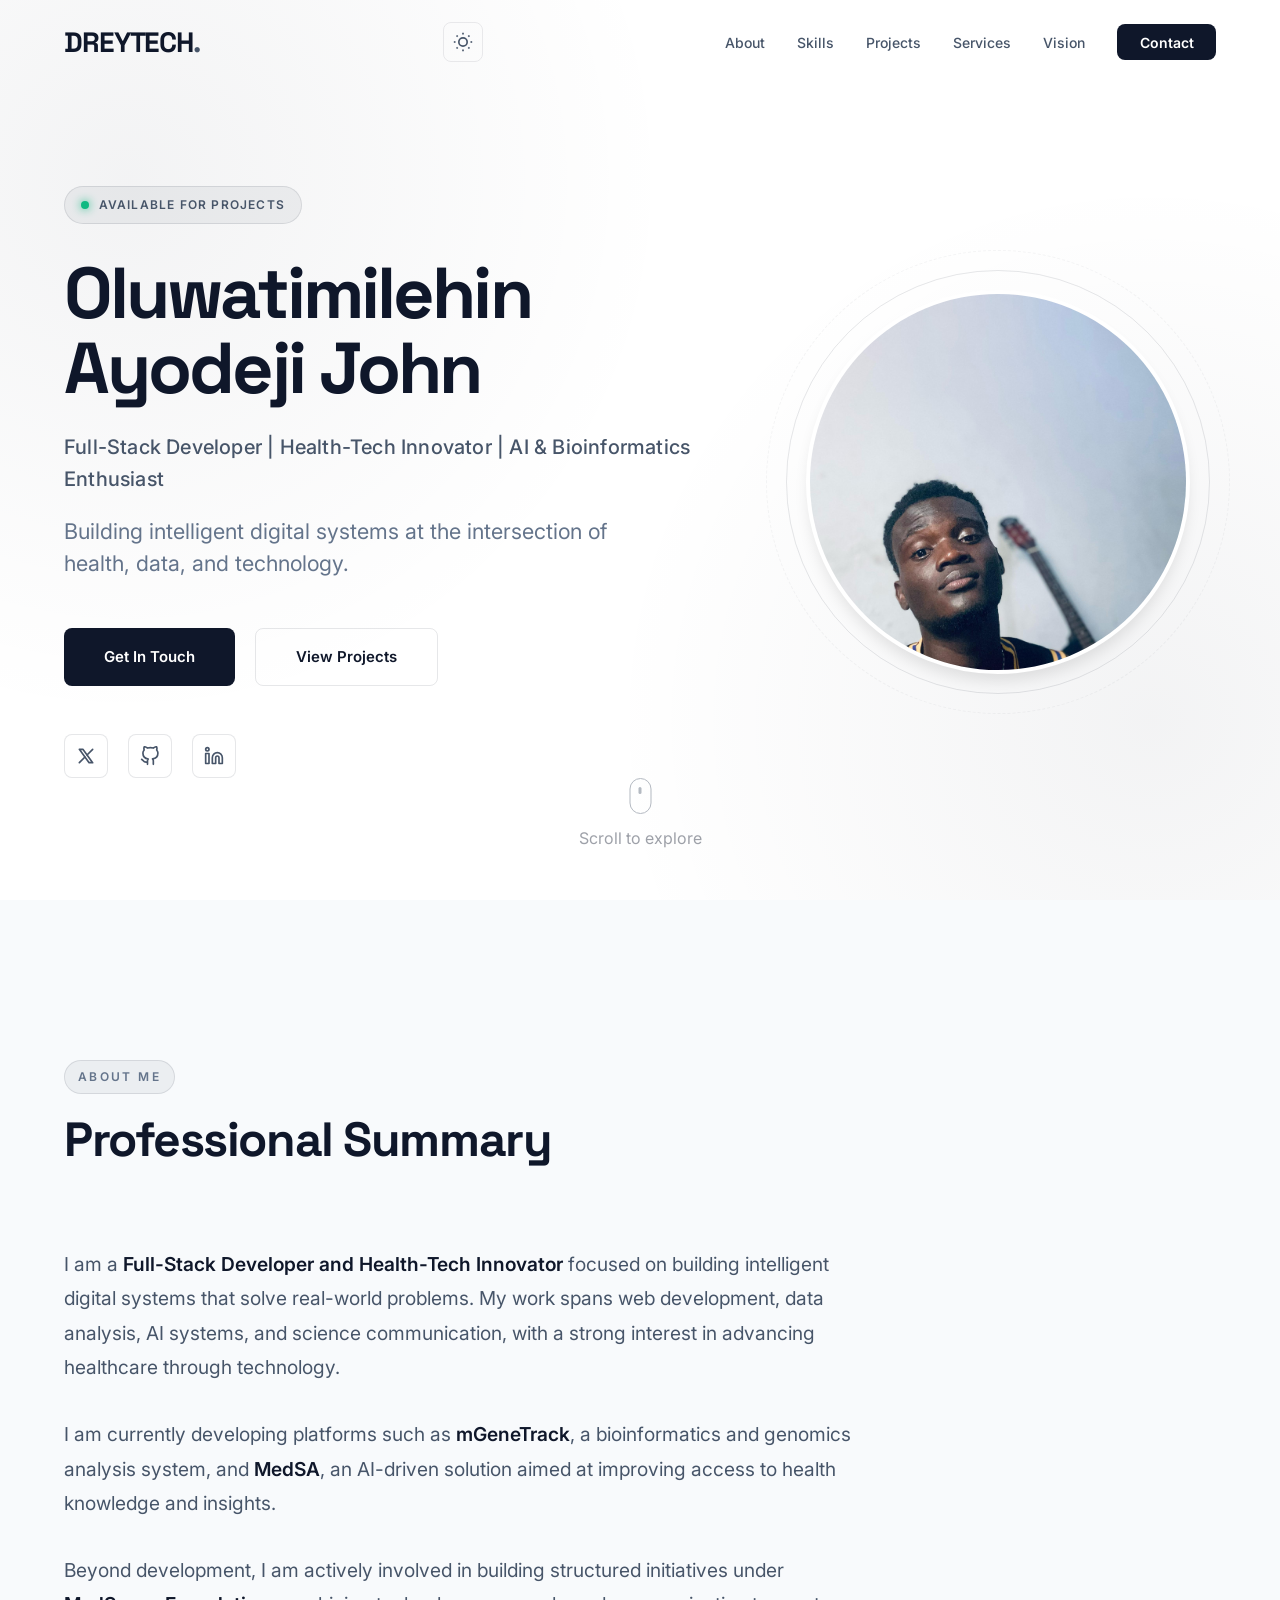
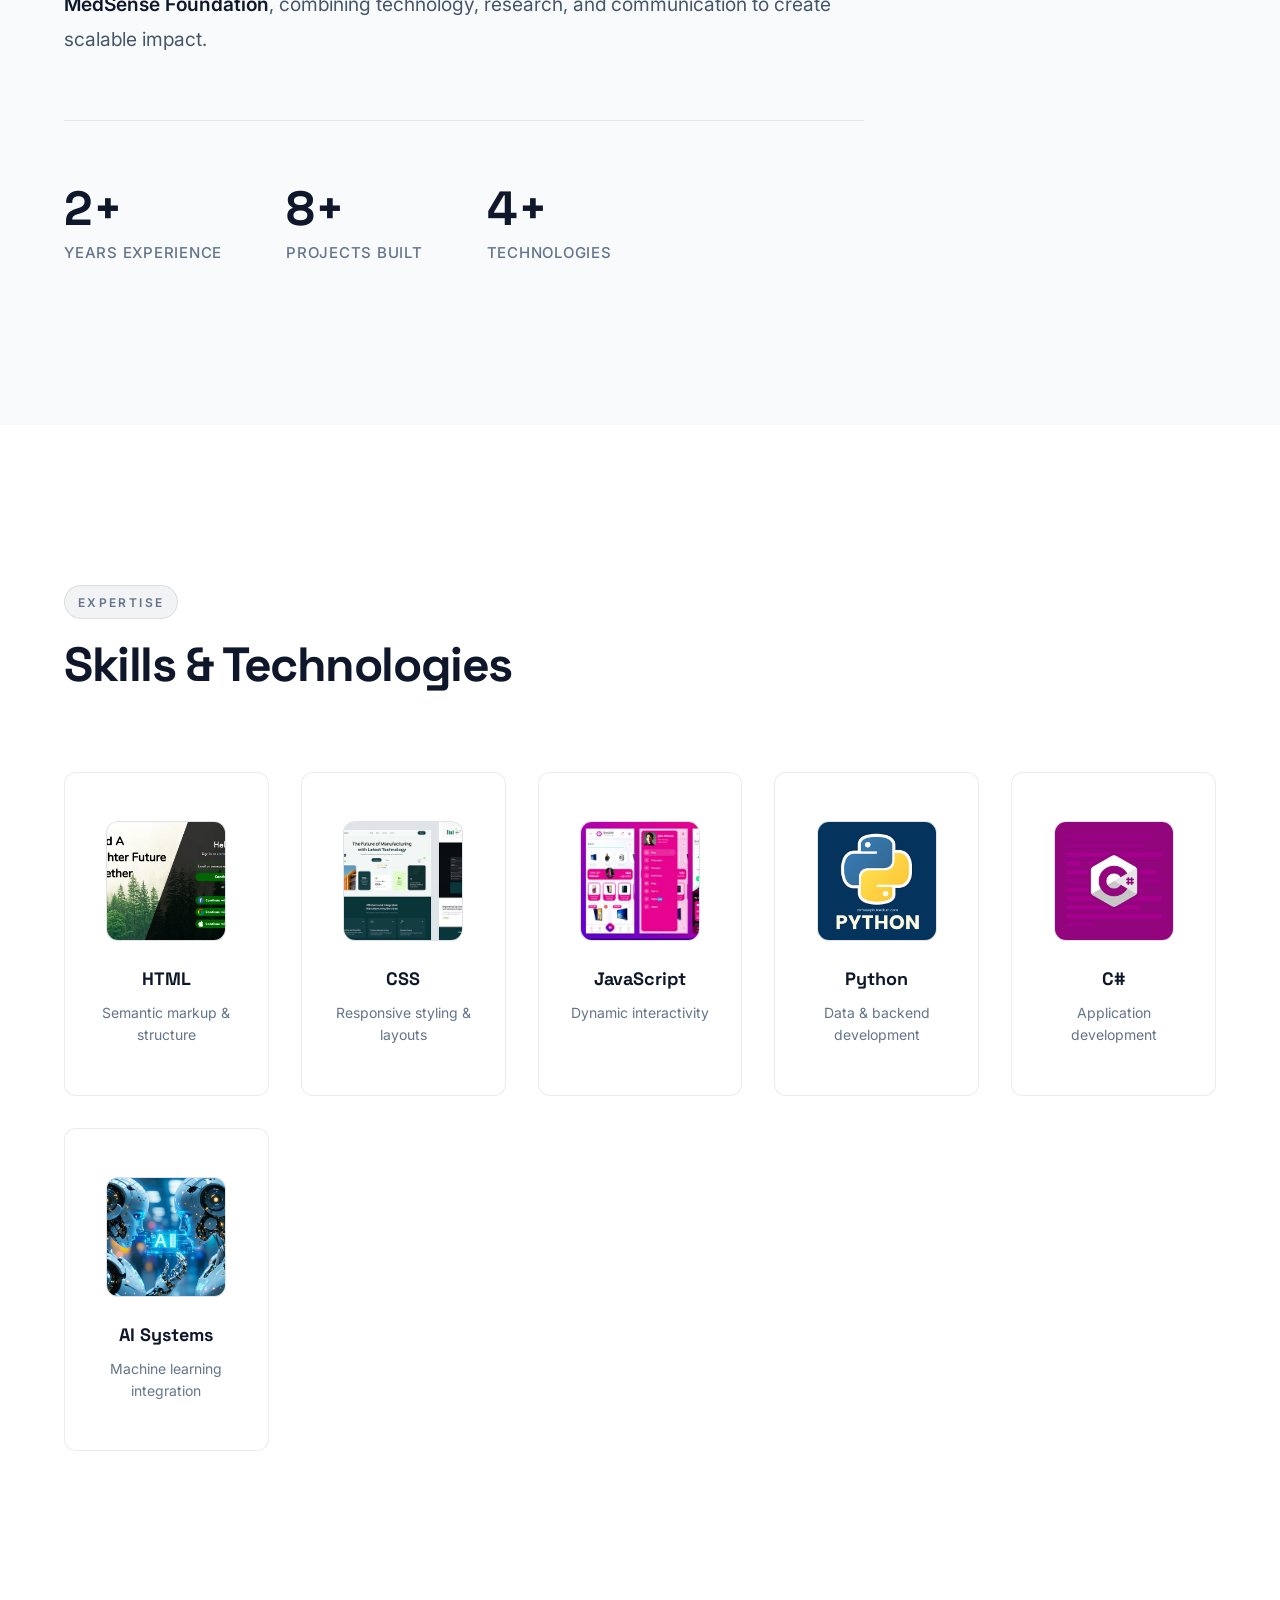
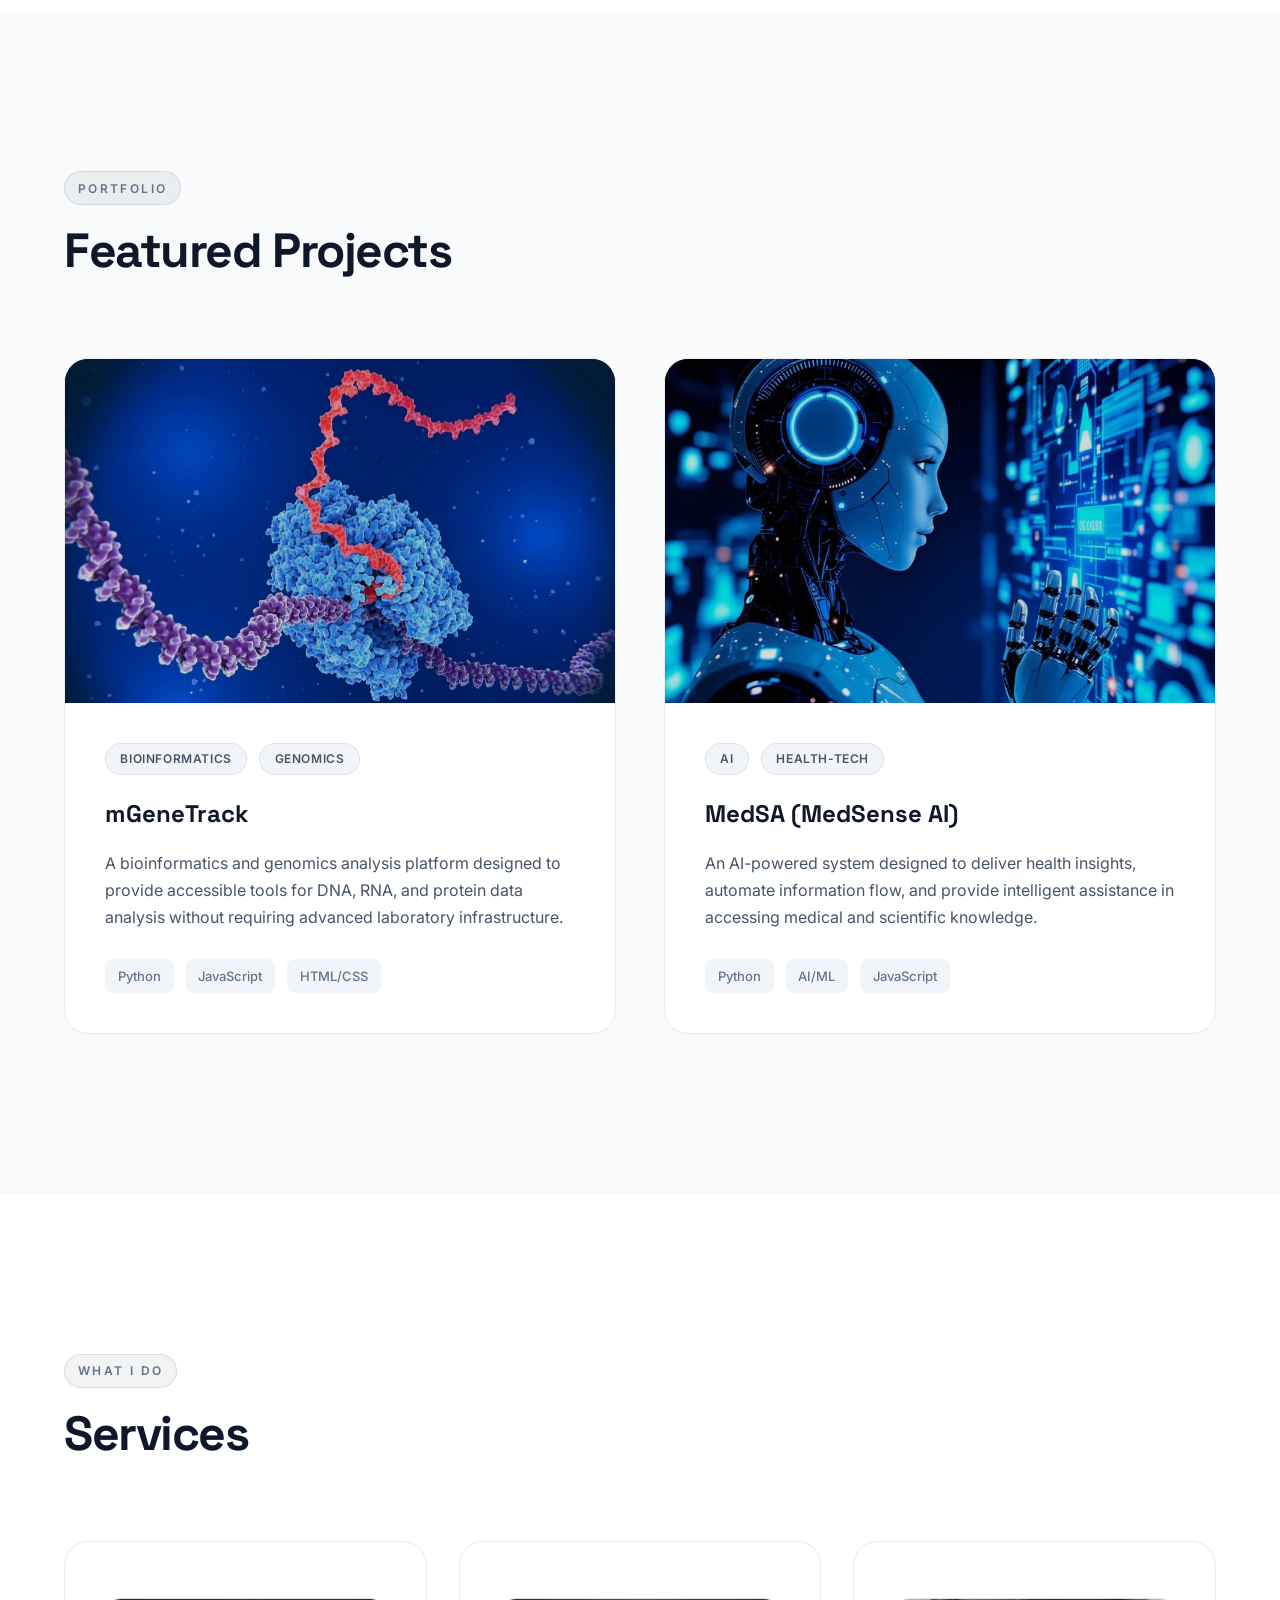
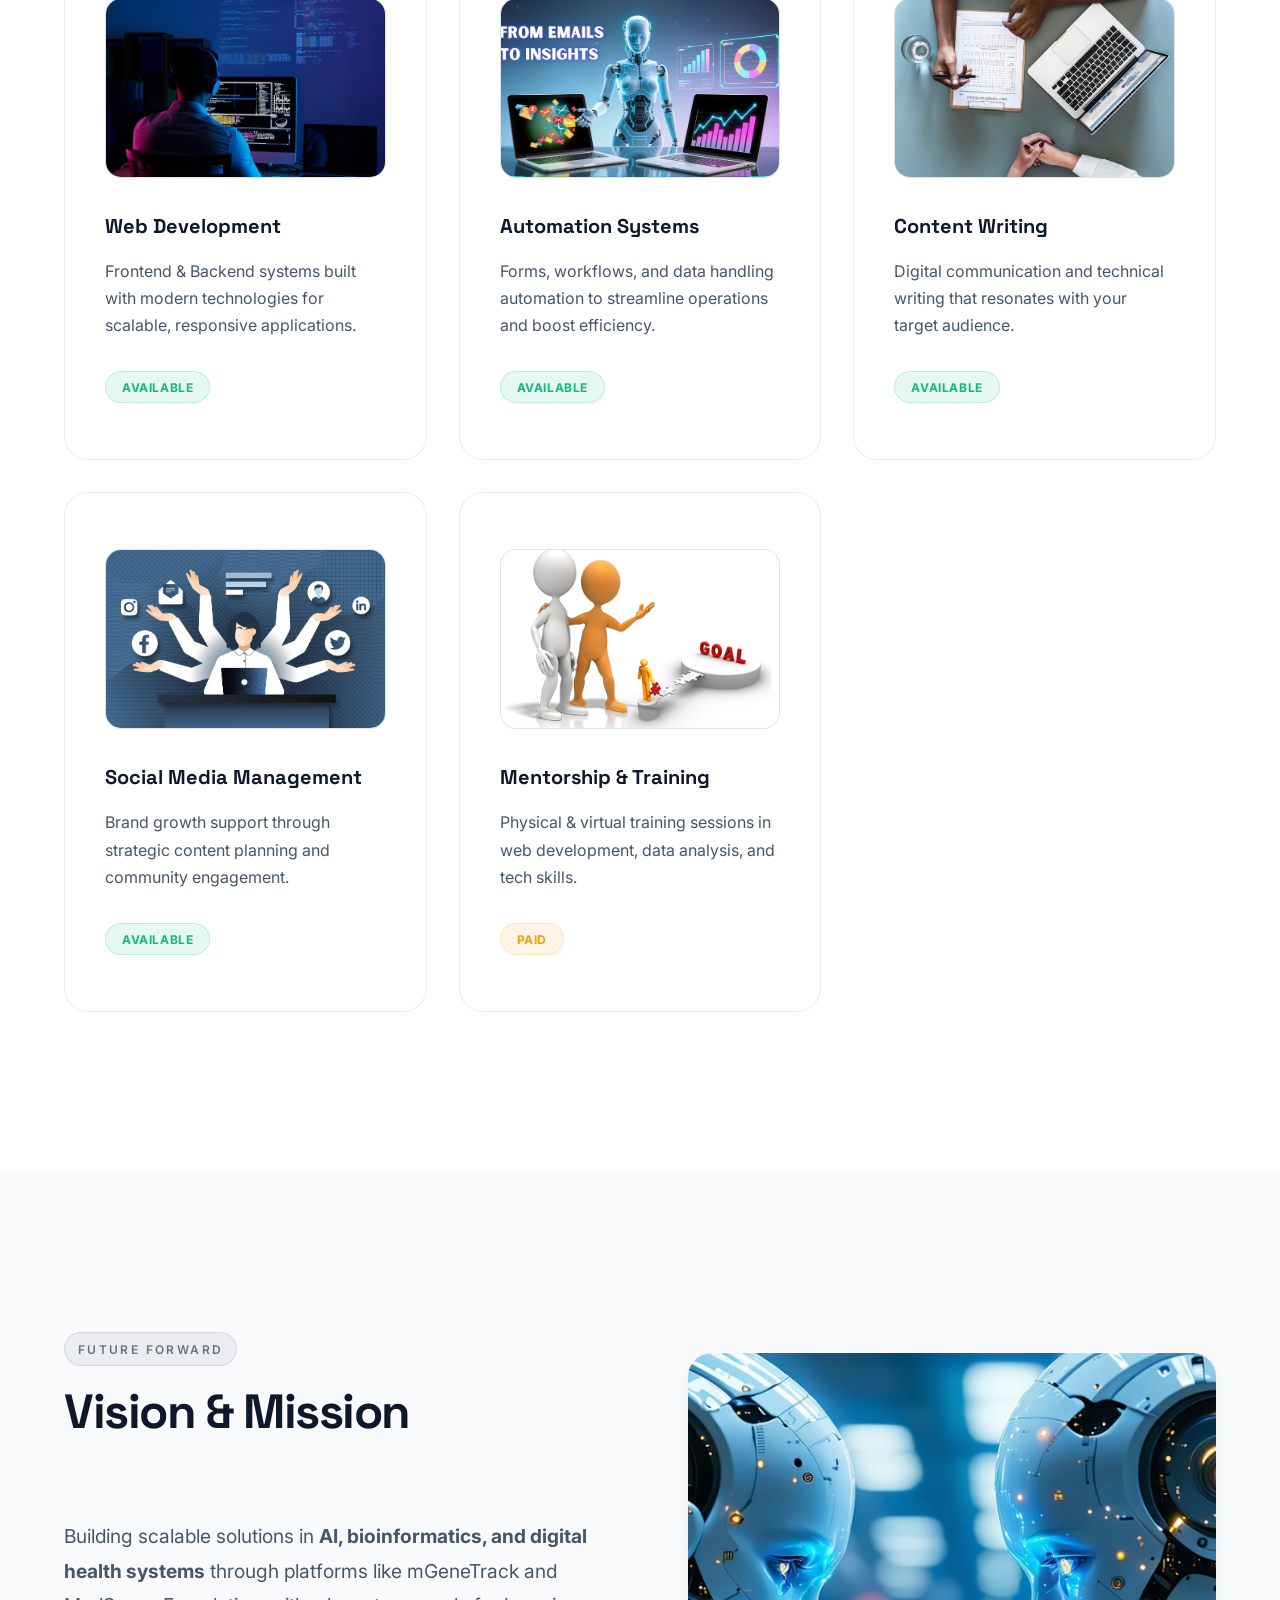
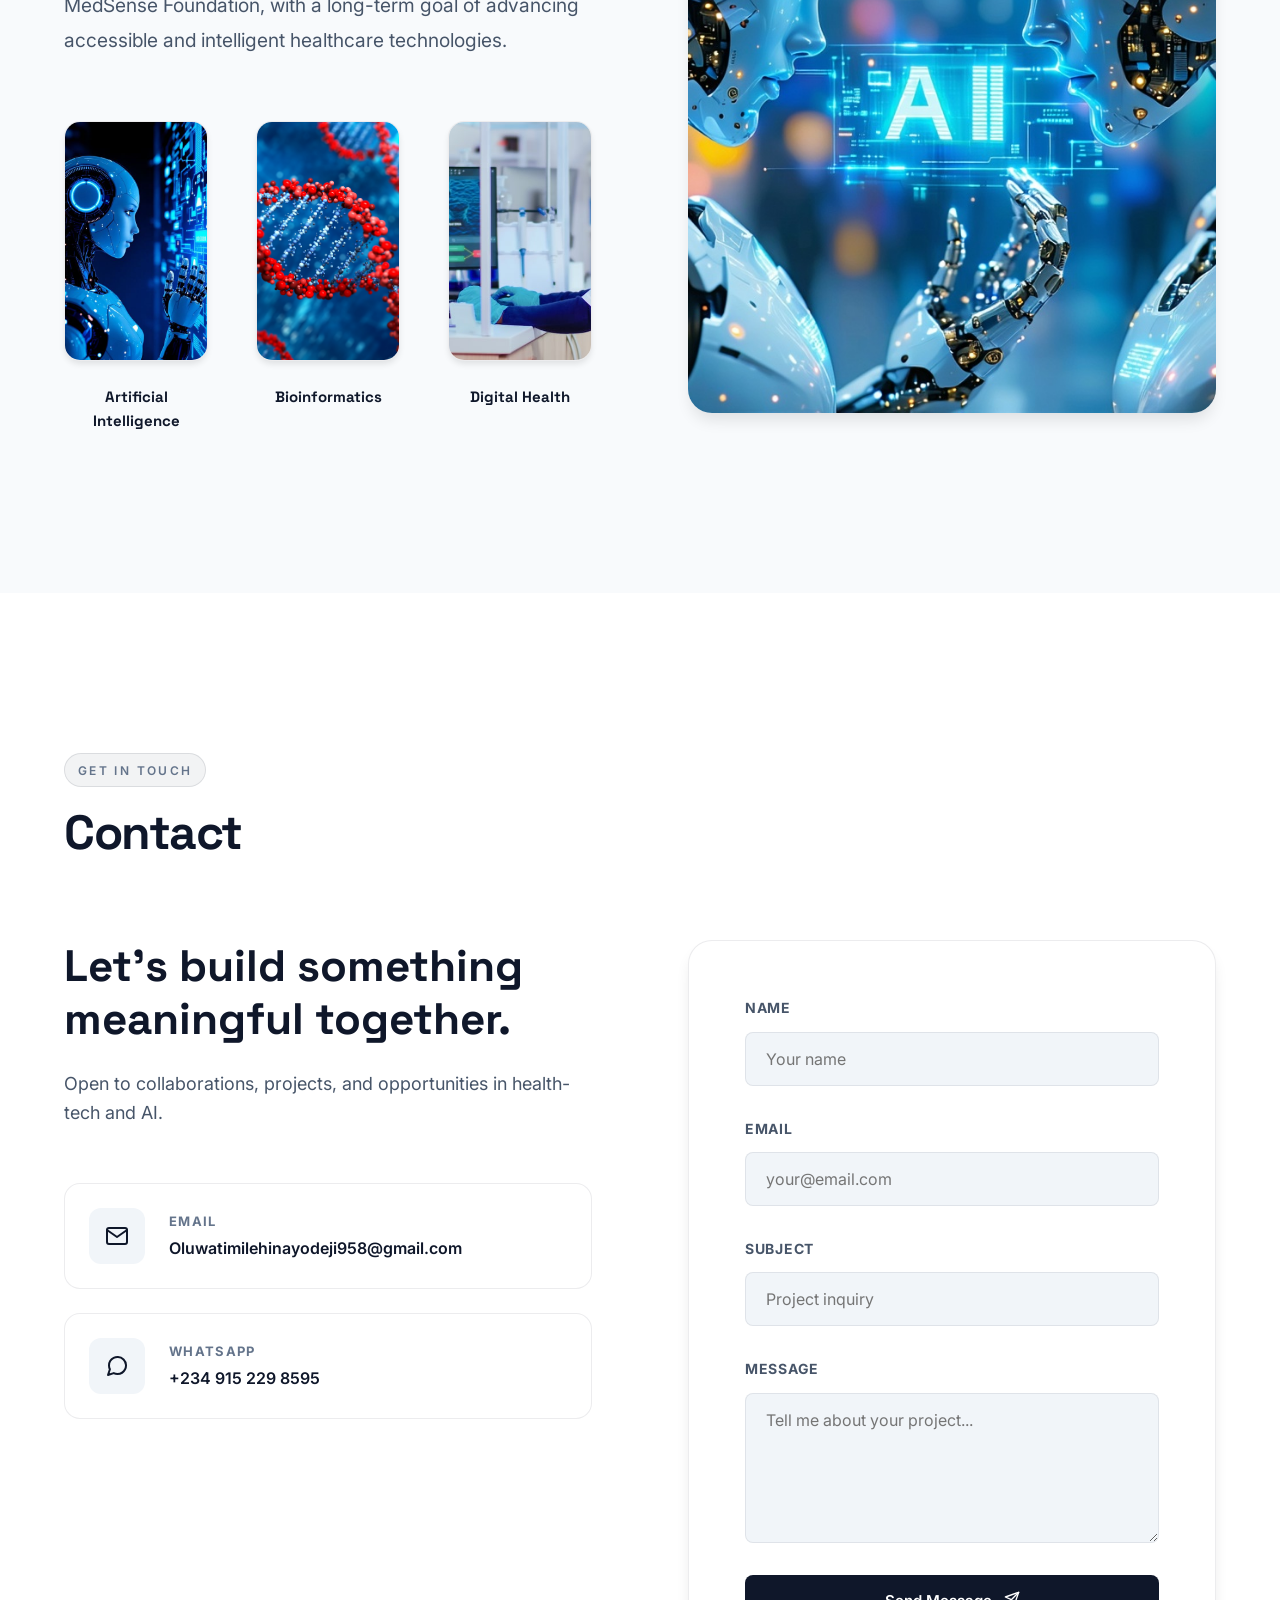
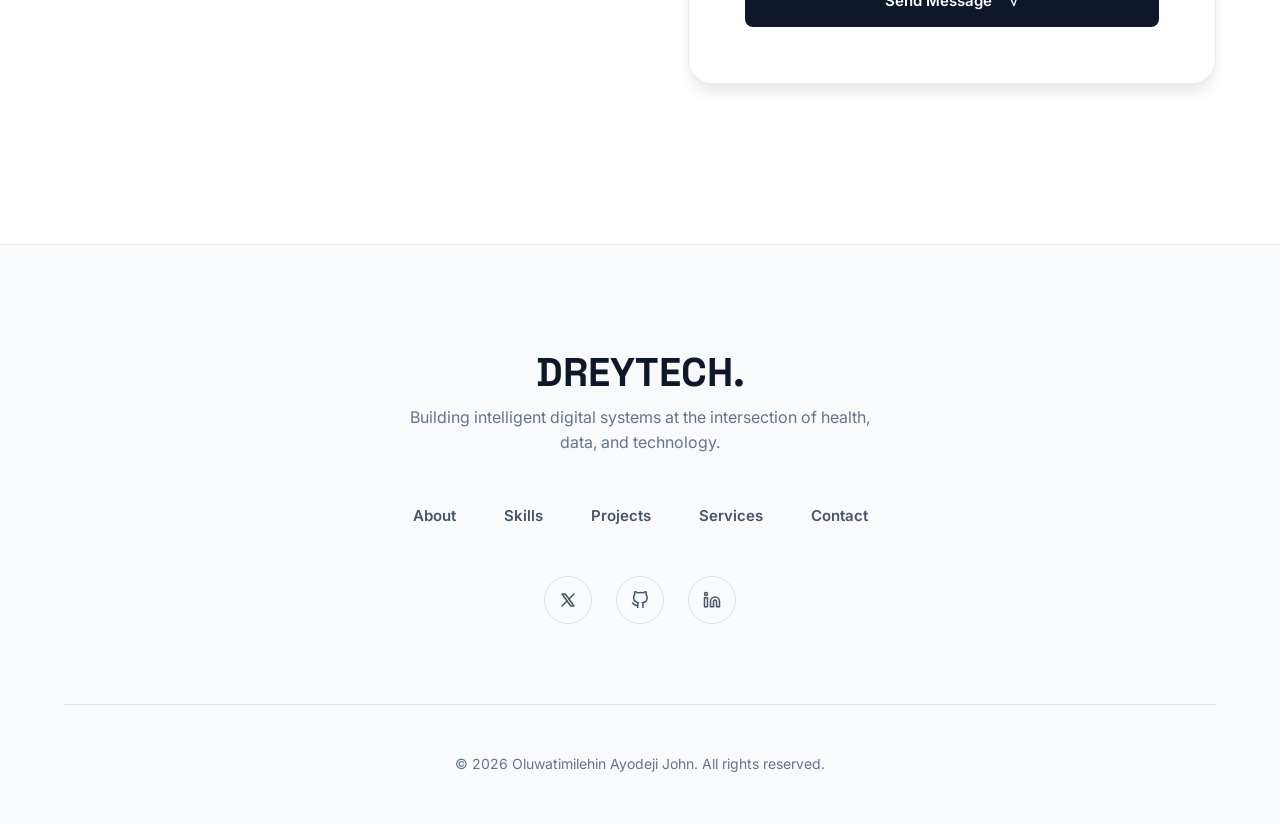
<file: index.html>
<!DOCTYPE html>
<html lang="en" data-theme="dark">

<head>
    <meta charset="UTF-8">
    <meta name="viewport" content="width=device-width, initial-scale=1.0">
    <title>Oluwatimilehin Ayodeji John | Portfolio</title>
    <meta name="description" content="Portfolio of Oluwatimilehin Ayodeji John - Full-Stack Developer, Health-Tech Innovator, AI & Bioinformatics Enthusiast.">
    <link rel="stylesheet" href="style.css">
    <link rel="preconnect" href="https://fonts.googleapis.com">
    <link rel="preconnect" href="https://fonts.gstatic.com" crossorigin>
    <link
        href="https://fonts.googleapis.com/css2?family=Inter:wght@300;400;500;600;700;800;900&family=Space+Grotesk:wght@400;500;600;700&display=swap"
        rel="stylesheet">
</head>

<body>
    <!-- Navigation -->
    <nav class="navbar" id="navbar">
        <div class="nav-container">
            <a href="#" class="nav-logo">
                <span class="logo-text">DREYTECH<span class="logo-accent">.</span></span>
            </a>
            
            <div class="nav-actions">
                <button id="themeToggle" class="theme-toggle" aria-label="Toggle dark mode">
                    <svg class="sun-icon" width="20" height="20" viewBox="0 0 24 24" fill="none" stroke="currentColor" stroke-width="2">
                        <circle cx="12" cy="12" r="5"></circle>
                        <line x1="12" y1="1" x2="12" y2="3"></line>
                        <line x1="12" y1="21" x2="12" y2="23"></line>
                        <line x1="4.22" y1="4.22" x2="5.64" y2="5.64"></line>
                        <line x1="18.36" y1="18.36" x2="19.78" y2="19.78"></line>
                        <line x1="1" y1="12" x2="3" y2="12"></line>
                        <line x1="21" y1="12" x2="23" y2="12"></line>
                        <line x1="4.22" y1="19.78" x2="5.64" y2="18.36"></line>
                        <line x1="18.36" y1="5.64" x2="19.78" y2="4.22"></line>
                    </svg>
                    <svg class="moon-icon" width="20" height="20" viewBox="0 0 24 24" fill="none" stroke="currentColor" stroke-width="2">
                        <path d="M21 12.79A9 9 0 1 1 11.21 3 7 7 0 0 0 21 12.79z"></path>
                    </svg>
                </button>
                <button class="nav-toggle" id="navToggle" aria-label="Toggle navigation">
                    <span class="hamburger"></span>
                </button>
            </div>

            <ul class="nav-menu" id="navMenu">
                <li><a href="#about" class="nav-link">About</a></li>
                <li><a href="#skills" class="nav-link">Skills</a></li>
                <li><a href="#projects" class="nav-link">Projects</a></li>
                <li><a href="#services" class="nav-link">Services</a></li>
                <li><a href="#vision" class="nav-link">Vision</a></li>
                <li><a href="#contact" class="nav-link nav-cta">Contact</a></li>
            </ul>
        </div>
    </nav>

    <!-- Hero Section -->
    <section class="hero" id="hero">
        <div class="hero-bg"></div>
        <div class="hero-container">
            <div class="hero-content">
                <div class="hero-badge">
                    <span class="badge-dot"></span>
                    Available for Projects
                </div>
                <h1 class="hero-name">
                    <span class="name-line">Oluwatimilehin</span>
                    <span class="name-line">Ayodeji John</span>
                </h1>
                <p class="hero-title">Full-Stack Developer | Health-Tech Innovator | AI & Bioinformatics Enthusiast</p>
                <p class="hero-tagline">Building intelligent digital systems at the intersection of health, data, and technology.</p>
                <div class="hero-cta">
                    <a href="#contact" class="btn btn-primary">Get In Touch</a>
                    <a href="#projects" class="btn btn-outline">View Projects</a>
                </div>
                <div class="hero-social">
                    <a href="https://x.com/Dreytechboi" target="_blank" rel="noopener" class="social-link" aria-label="X/Twitter">
                        <svg width="20" height="20" viewBox="0 0 24 24" fill="none" stroke="currentColor"
                            stroke-width="2" stroke-linecap="round" stroke-linejoin="round">
                            <path d="M4 4l11.733 16h4.267l-11.733 -16z" />
                            <path d="M4 20l6.768 -6.768m2.46 -2.46l6.772 -6.772" />
                        </svg>
                    </a>
                    <a href="https://github.com/ayodejitimileyin" target="_blank" rel="noopener" class="social-link"
                        aria-label="GitHub">
                        <svg width="20" height="20" viewBox="0 0 24 24" fill="none" stroke="currentColor"
                            stroke-width="2" stroke-linecap="round" stroke-linejoin="round">
                            <path
                                d="M9 19c-5 1.5-5-2.5-7-3m14 6v-3.87a3.37 3.37 0 0 0-.94-2.61c3.14-.35 6.44-1.54 6.44-7A5.44 5.44 0 0 0 20 4.77 5.07 5.07 0 0 0 19.91 1S18.73.65 16 2.48a13.38 13.38 0 0 0-7 0C6.27.65 5.09 1 5.09 1A5.07 5.07 0 0 0 5 4.77a5.44 5.44 0 0 0-1.5 3.78c0 5.42 3.3 6.61 6.44 7A3.37 3.37 0 0 0 9 18.13V22" />
                        </svg>
                    </a>
                    <a href="https://www.linkedin.com/in/oluwatimilehin-ayodeji-7b7410395" target="_blank" rel="noopener" class="social-link"
                        aria-label="LinkedIn">
                        <svg width="20" height="20" viewBox="0 0 24 24" fill="none" stroke="currentColor"
                            stroke-width="2" stroke-linecap="round" stroke-linejoin="round">
                            <path d="M16 8a6 6 0 0 1 6 6v7h-4v-7a2 2 0 0 0-2-2 2 2 0 0 0-2 2v7h-4v-7a6 6 0 0 1 6-6z" />
                            <rect x="2" y="9" width="4" height="12" />
                            <circle cx="4" cy="4" r="2" />
                        </svg>
                    </a>
                </div>
            </div>
            <div class="hero-image-wrapper">
                <div class="hero-image-container">
                    <img src="images/profile.jpg" alt="Oluwatimilehin Ayodeji John" class="hero-image" id="profileImage">
                    <div class="hero-image-ring"></div>
                    <div class="hero-image-ring ring-2"></div>
                </div>
            </div>
        </div>
        <div class="scroll-indicator">
            <div class="scroll-mouse">
                <div class="scroll-wheel"></div>
            </div>
            <span class="scroll-text">Scroll to explore</span>
        </div>
    </section>

    <!-- About Section -->
    <section class="about" id="about">
        <div class="section-container">
            <div class="section-header">
                <span class="section-label">About Me</span>
                <h2 class="section-title">Professional Summary</h2>
            </div>
            <div class="about-content">
                <div class="about-text">
                    <p class="about-paragraph">
                        I am a <strong>Full-Stack Developer and Health-Tech Innovator</strong> focused on building
                        intelligent digital systems that solve real-world problems. My work spans web development, data
                        analysis, AI systems, and science communication, with a strong interest in advancing healthcare
                        through technology.
                    </p>
                    <p class="about-paragraph">
                        I am currently developing platforms such as <strong>mGeneTrack</strong>, a bioinformatics and
                        genomics analysis system, and <strong>MedSA</strong>, an AI-driven solution aimed at improving
                        access to health knowledge and insights.
                    </p>
                    <p class="about-paragraph">
                        Beyond development, I am actively involved in building structured initiatives under
                        <strong>MedSense Foundation</strong>, combining technology, research, and communication to
                        create scalable impact.
                    </p>
                    <div class="about-stats">
                        <div class="stat-item">
                            <span class="stat-number">3+</span>
                            <span class="stat-label">Years Experience</span>
                        </div>
                        <div class="stat-item">
                            <span class="stat-number">10+</span>
                            <span class="stat-label">Projects Built</span>
                        </div>
                        <div class="stat-item">
                            <span class="stat-number">5+</span>
                            <span class="stat-label">Technologies</span>
                        </div>
                    </div>
                </div>
            </div>
        </div>
    </section>

    <!-- Skills Section -->
    <section class="skills" id="skills">
        <div class="section-container">
            <div class="section-header">
                <span class="section-label">Expertise</span>
                <h2 class="section-title">Skills & Technologies</h2>
            </div>
            <div class="skills-grid">
                <div class="skill-card">
                    <div class="skill-icon">
                        <img src="images/html-icon..png" alt="HTML" class="skill-icon-img">
                    </div>
                    <h3 class="skill-name">HTML</h3>
                    <p class="skill-desc">Semantic markup & structure</p>
                </div>
                <div class="skill-card">
                    <div class="skill-icon">
                        <img src="images/css-icon.svg.png" alt="CSS" class="skill-icon-img">
                    </div>
                    <h3 class="skill-name">CSS</h3>
                    <p class="skill-desc">Responsive styling & layouts</p>
                </div>
                <div class="skill-card">
                    <div class="skill-icon">
                        <img src="images/js-icon.svg.png" alt="JavaScript" class="skill-icon-img">
                    </div>
                    <h3 class="skill-name">JavaScript</h3>
                    <p class="skill-desc">Dynamic interactivity</p>
                </div>
                <div class="skill-card">
                    <div class="skill-icon">
                        <img src="images/python-icon.png" alt="Python" class="skill-icon-img">
                    </div>
                    <h3 class="skill-name">Python</h3>
                    <p class="skill-desc">Data & backend development</p>
                </div>
                <div class="skill-card">
                    <div class="skill-icon">
                        <img src="images/csharp-icon.png" alt="C#" class="skill-icon-img">
                    </div>
                    <h3 class="skill-name">C#</h3>
                    <p class="skill-desc">Application development</p>
                </div>
                <div class="skill-card">
                    <div class="skill-icon">
                        <img src="images/ai-icon.jpeg" alt="AI" class="skill-icon-img">
                    </div>
                    <h3 class="skill-name">AI Systems</h3>
                    <p class="skill-desc">Machine learning integration</p>
                </div>
            </div>
        </div>
    </section>

    <!-- Projects Section -->
    <section class="projects" id="projects">
        <div class="section-container">
            <div class="section-header">
                <span class="section-label">Portfolio</span>
                <h2 class="section-title">Featured Projects</h2>
            </div>
            <div class="projects-grid">
                <!-- mGeneTrack -->
                <div class="project-card">
                    <div class="project-image-wrapper">
                        <img src="images/mgenetrack.jpeg" alt="mGeneTrack" class="project-image">
                        <div class="project-overlay">
                            <div class="project-actions">
                                <a href="#" class="project-btn">View Project</a>
                            </div>
                        </div>
                    </div>
                    <div class="project-content">
                        <div class="project-tags">
                            <span class="project-tag">Bioinformatics</span>
                            <span class="project-tag">Genomics</span>
                        </div>
                        <h3 class="project-title">mGeneTrack</h3>
                        <p class="project-desc">
                            A bioinformatics and genomics analysis platform designed to provide accessible tools for
                            DNA, RNA, and protein data analysis without requiring advanced laboratory infrastructure.
                        </p>
                        <div class="project-tools">
                            <span class="tool-tag">Python</span>
                            <span class="tool-tag">JavaScript</span>
                            <span class="tool-tag">HTML/CSS</span>
                        </div>
                    </div>
                </div>

                <!-- MedSA -->
                <div class="project-card">
                    <div class="project-image-wrapper">
                        <img src="images/medsa.jpeg" alt="MedSA" class="project-image">
                        <div class="project-overlay">
                            <div class="project-actions">
                                <a href="#" class="project-btn">View Project</a>
                            </div>
                        </div>
                    </div>
                    <div class="project-content">
                        <div class="project-tags">
                            <span class="project-tag">AI</span>
                            <span class="project-tag">Health-Tech</span>
                        </div>
                        <h3 class="project-title">MedSA (MedSense AI)</h3>
                        <p class="project-desc">
                            An AI-powered system designed to deliver health insights, automate information flow, and
                            provide intelligent assistance in accessing medical and scientific knowledge.
                        </p>
                        <div class="project-tools">
                            <span class="tool-tag">Python</span>
                            <span class="tool-tag">AI/ML</span>
                            <span class="tool-tag">JavaScript</span>
                        </div>
                    </div>
                </div>
            </div>
        </div>
    </section>

    <!-- Services Section -->
    <section class="services" id="services">
        <div class="section-container">
            <div class="section-header">
                <span class="section-label">What I Do</span>
                <h2 class="section-title">Services</h2>
            </div>
            <div class="services-grid">
                <div class="service-card">
                    <div class="service-icon">
                        <img src="images/web-dev-icon.jpeg" alt="Web Development" class="service-icon-img">
                    </div>
                    <h3 class="service-name">Web Development</h3>
                    <p class="service-desc">Frontend & Backend systems built with modern technologies for scalable,
                        responsive applications.</p>
                    <span class="service-badge">Available</span>
                </div>
                <div class="service-card">
                    <div class="service-icon">
                        <img src="images/automation-icon.jpeg" alt="Automation" class="service-icon-img">
                    </div>
                    <h3 class="service-name">Automation Systems</h3>
                    <p class="service-desc">Forms, workflows, and data handling automation to streamline operations and
                        boost efficiency.</p>
                    <span class="service-badge">Available</span>
                </div>
                <div class="service-card">
                    <div class="service-icon">
                        <img src="images/writing-icon.jpeg" alt="Content Writing" class="service-icon-img">
                    </div>
                    <h3 class="service-name">Content Writing</h3>
                    <p class="service-desc">Digital communication and technical writing that resonates with your target
                        audience.</p>
                    <span class="service-badge">Available</span>
                </div>
                <div class="service-card">
                    <div class="service-icon">
                        <img src="images/social-icon.jpeg" alt="Social Media" class="service-icon-img">
                    </div>
                    <h3 class="service-name">Social Media Management</h3>
                    <p class="service-desc">Brand growth support through strategic content planning and community
                        engagement.</p>
                    <span class="service-badge">Available</span>
                </div>
                <div class="service-card">
                    <div class="service-icon">
                        <img src="images/mentorship-icon.png" alt="Mentorship" class="service-icon-img">
                    </div>
                    <h3 class="service-name">Mentorship & Training</h3>
                    <p class="service-desc">Physical & virtual training sessions in web development, data analysis, and
                        tech skills.</p>
                    <span class="service-badge paid">Paid</span>
                </div>
            </div>
        </div>
    </section>

    <!-- Vision Section -->
    <section class="vision" id="vision">
        <div class="section-container">
            <div class="vision-wrapper">
                <div class="vision-content">
                    <div class="section-header vision-header">
                        <span class="section-label">Future Forward</span>
                        <h2 class="section-title">Vision & Mission</h2>
                    </div>
                    <p class="vision-text">
                        Building scalable solutions in <strong>AI, bioinformatics, and digital health systems</strong>
                        through platforms like mGeneTrack and MedSense Foundation, with a long-term goal of advancing
                        accessible and intelligent healthcare technologies.
                    </p>
                    <div class="vision-pillars">
                        <div class="pillar">
                            <div class="pillar-icon">
                                <img src="images/ai-pillar.jpeg" alt="AI" class="pillar-icon-img">
                            </div>
                            <h4>Artificial Intelligence</h4>
                        </div>
                        <div class="pillar">
                            <div class="pillar-icon">
                                <img src="images/bio-pillar.jpeg" alt="Bioinformatics" class="pillar-icon-img">
                            </div>
                            <h4>Bioinformatics</h4>
                        </div>
                        <div class="pillar">
                            <div class="pillar-icon">
                                <img src="images/health-pillar.jpeg" alt="Digital Health" class="pillar-icon-img">
                            </div>
                            <h4>Digital Health</h4>
                        </div>
                    </div>
                </div>
                <div class="vision-image-wrapper">
                    <img src="images/vision.jpeg" alt="Vision" class="vision-image">
                </div>
            </div>
        </div>
    </section>

    <!-- Contact Section -->
    <section class="contact" id="contact">
        <div class="section-container">
            <div class="section-header">
                <span class="section-label">Get In Touch</span>
                <h2 class="section-title">Contact</h2>
            </div>
            <div class="contact-wrapper">
                <div class="contact-info">
                    <h3 class="contact-heading">Let's build something meaningful together.</h3>
                    <p class="contact-subtext">Open to collaborations, projects, and opportunities in health-tech and AI.</p>

                    <div class="contact-methods">
                        <a href="mailto:Oluwatimilehinayodeji958@gmail.com" class="contact-method">
                            <div class="contact-icon">
                                <svg width="24" height="24" viewBox="0 0 24 24" fill="none" stroke="currentColor"
                                    stroke-width="2" stroke-linecap="round" stroke-linejoin="round">
                                    <path
                                        d="M4 4h16c1.1 0 2 .9 2 2v12c0 1.1-.9 2-2 2H4c-1.1 0-2-.9-2-2V6c0-1.1.9-2 2-2z" />
                                    <polyline points="22,6 12,13 2,6" />
                                </svg>
                            </div>
                            <div class="contact-detail">
                                <span class="contact-label">Email</span>
                                <span class="contact-value">Oluwatimilehinayodeji958@gmail.com</span>
                            </div>
                        </a>

                        <a href="https://wa.me/2349152298595" target="_blank" rel="noopener" class="contact-method">
                            <div class="contact-icon">
                                <svg width="24" height="24" viewBox="0 0 24 24" fill="none" stroke="currentColor"
                                    stroke-width="2" stroke-linecap="round" stroke-linejoin="round">
                                    <path
                                        d="M21 11.5a8.38 8.38 0 0 1-.9 3.8 8.5 8.5 0 0 1-7.6 4.7 8.38 8.38 0 0 1-3.8-.9L3 21l1.9-5.7a8.38 8.38 0 0 1-.9-3.8 8.5 8.5 0 0 1 4.7-7.6 8.38 8.38 0 0 1 3.8-.9h.5a8.48 8.48 0 0 1 8 8v.5z" />
                                </svg>
                            </div>
                            <div class="contact-detail">
                                <span class="contact-label">WhatsApp</span>
                                <span class="contact-value">+234 915 229 8595</span>
                            </div>
                        </a>
                    </div>
                </div>

                <div class="contact-form-wrapper">
                    <form class="contact-form" id="contactForm" action="https://formspree.io/f/xqewdbwv" method="POST">
                        <div class="form-group">
                            <label for="name" class="form-label">Name</label>
                            <input type="text" id="name" name="name" class="form-input" placeholder="Your name"
                                required>
                        </div>
                        <div class="form-group">
                            <label for="email" class="form-label">Email</label>
                            <input type="email" id="email" name="email" class="form-input" placeholder="your@email.com"
                                required>
                        </div>
                        <div class="form-group">
                            <label for="subject" class="form-label">Subject</label>
                            <input type="text" id="subject" name="subject" class="form-input"
                                placeholder="Project inquiry" required>
                        </div>
                        <div class="form-group">
                            <label for="message" class="form-label">Message</label>
                            <textarea id="message" name="message" class="form-input form-textarea"
                                placeholder="Tell me about your project..." rows="5" required></textarea>
                        </div>
                        <button type="submit" class="btn btn-primary btn-full">
                            <span class="btn-text">Send Message</span>
                            <span class="btn-icon">
                                <svg width="16" height="16" viewBox="0 0 24 24" fill="none" stroke="currentColor"
                                    stroke-width="2" stroke-linecap="round" stroke-linejoin="round">
                                    <line x1="22" y1="2" x2="11" y2="13" />
                                    <polygon points="22 2 15 22 11 13 2 9 22 2" />
                                </svg>
                            </span>
                        </button>
                    </form>
                </div>
            </div>
        </div>
    </section>

    <!-- Footer -->
    <footer class="footer">
        <div class="footer-container">
            <div class="footer-brand">
                <span class="footer-logo">DREYTECH.</span>
                <p class="footer-tagline">Building intelligent digital systems at the intersection of health, data, and technology.</p>
            </div>
            <div class="footer-links">
                <a href="#about" class="footer-link">About</a>
                <a href="#skills" class="footer-link">Skills</a>
                <a href="#projects" class="footer-link">Projects</a>
                <a href="#services" class="footer-link">Services</a>
                <a href="#contact" class="footer-link">Contact</a>
            </div>
            <div class="footer-social">
                <a href="https://x.com/Dreytechboi" target="_blank" rel="noopener" class="footer-social-link"
                    aria-label="X/Twitter">
                    <svg width="18" height="18" viewBox="0 0 24 24" fill="none" stroke="currentColor" stroke-width="2"
                        stroke-linecap="round" stroke-linejoin="round">
                        <path d="M4 4l11.733 16h4.267l-11.733 -16z" />
                        <path d="M4 20l6.768 -6.768m2.46 -2.46l6.772 -6.772" />
                    </svg>
                </a>
                <a href="https://github.com/ayodejitimileyin" target="_blank" rel="noopener" class="footer-social-link"
                    aria-label="GitHub">
                    <svg width="18" height="18" viewBox="0 0 24 24" fill="none" stroke="currentColor" stroke-width="2"
                        stroke-linecap="round" stroke-linejoin="round">
                        <path
                            d="M9 19c-5 1.5-5-2.5-7-3m14 6v-3.87a3.37 3.37 0 0 0-.94-2.61c3.14-.35 6.44-1.54 6.44-7A5.44 5.44 0 0 0 20 4.77 5.07 5.07 0 0 0 19.91 1S18.73.65 16 2.48a13.38 13.38 0 0 0-7 0C6.27.65 5.09 1 5.09 1A5.07 5.07 0 0 0 5 4.77a5.44 5.44 0 0 0-1.5 3.78c0 5.42 3.3 6.61 6.44 7A3.37 3.37 0 0 0 9 18.13V22" />
                    </svg>
                </a>
                <a href="https://www.linkedin.com/in/oluwatimilehin-ayodeji-7b7410395" target="_blank" rel="noopener" class="footer-social-link"
                    aria-label="LinkedIn">
                    <svg width="18" height="18" viewBox="0 0 24 24" fill="none" stroke="currentColor" stroke-width="2"
                        stroke-linecap="round" stroke-linejoin="round">
                        <path d="M16 8a6 6 0 0 1 6 6v7h-4v-7a2 2 0 0 0-2-2 2 2 0 0 0-2 2v7h-4v-7a6 6 0 0 1 6-6z" />
                        <rect x="2" y="9" width="4" height="12" />
                        <circle cx="4" cy="4" r="2" />
                    </svg>
                </a>
            </div>
            <div class="footer-bottom">
                <p class="footer-copyright">&copy; 2026 Oluwatimilehin Ayodeji John. All rights reserved.</p>
            </div>
        </div>
    </footer>

    <!-- Toast Notification -->
    <div class="toast" id="toast">
        <div class="toast-content">
            <span class="toast-message">Message sent successfully!</span>
        </div>
    </div>

    <script src="script.js"></script>
</body>

</html>
</file>
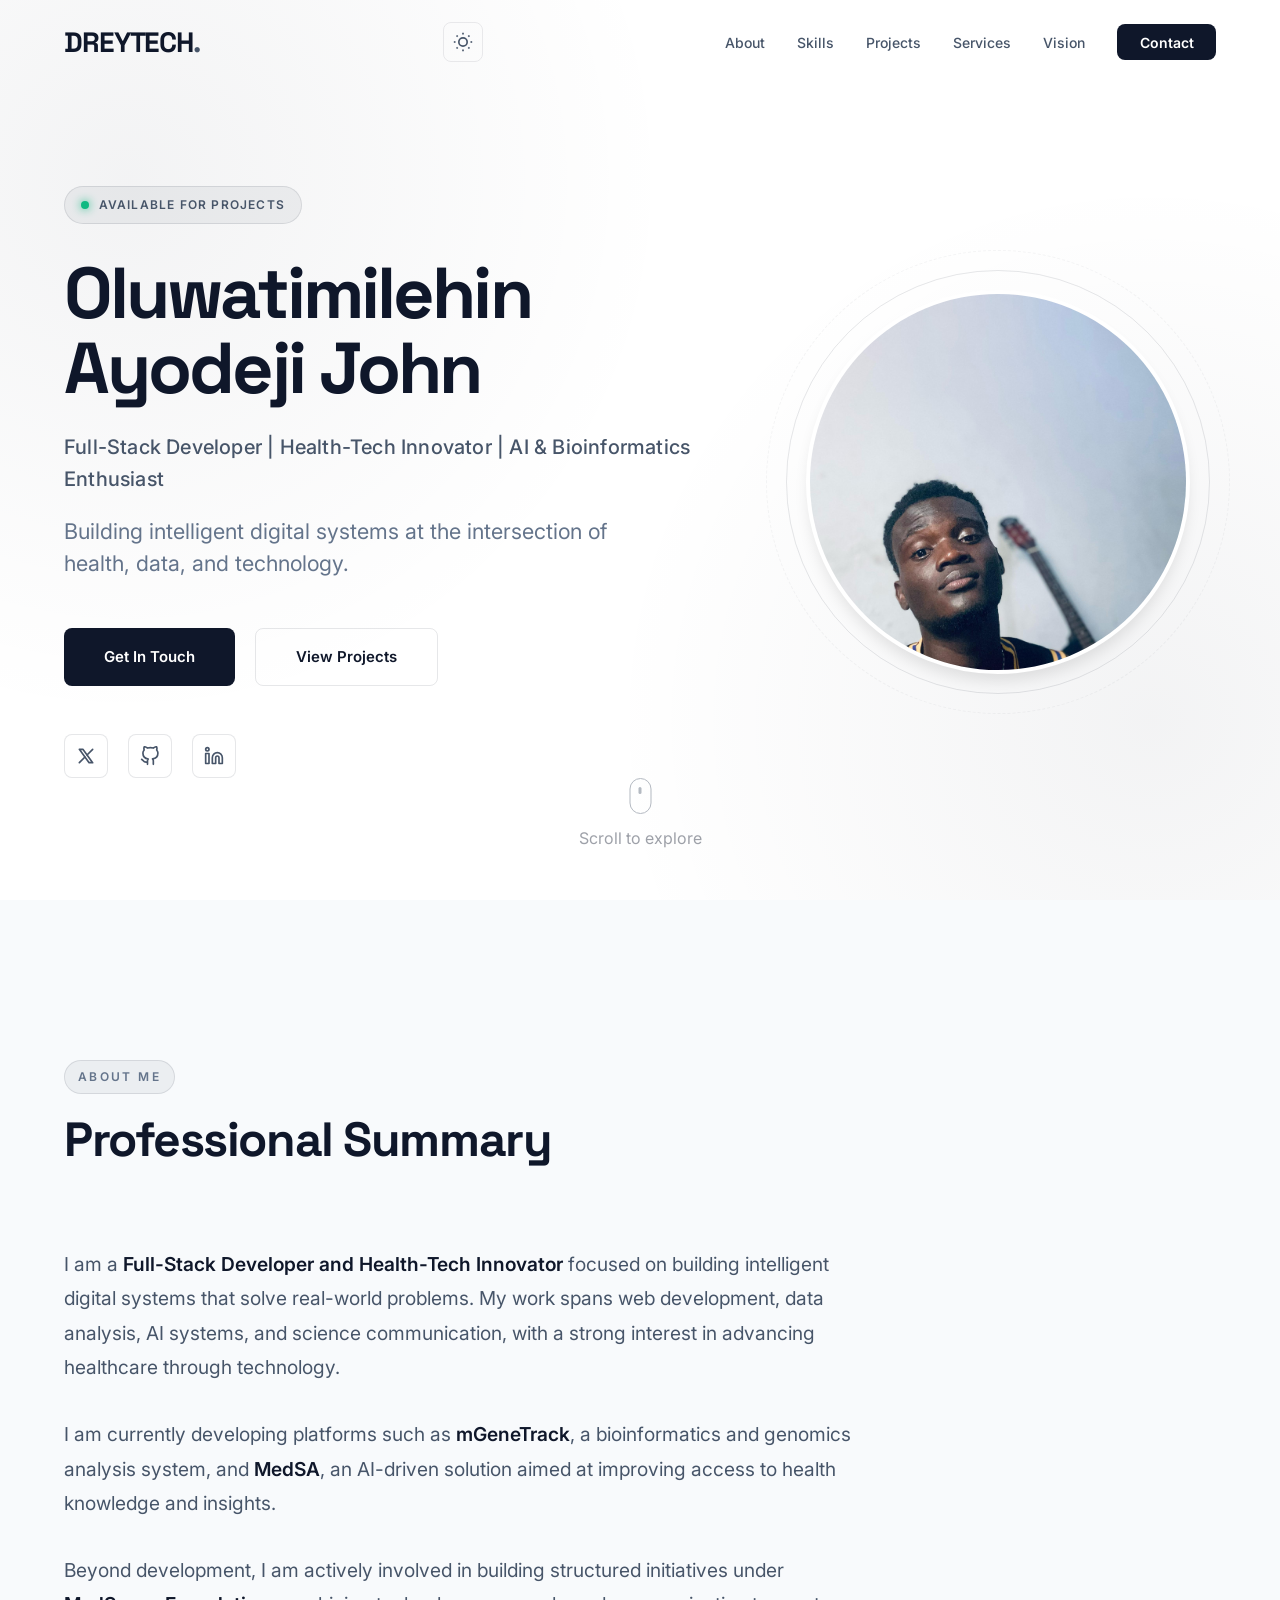
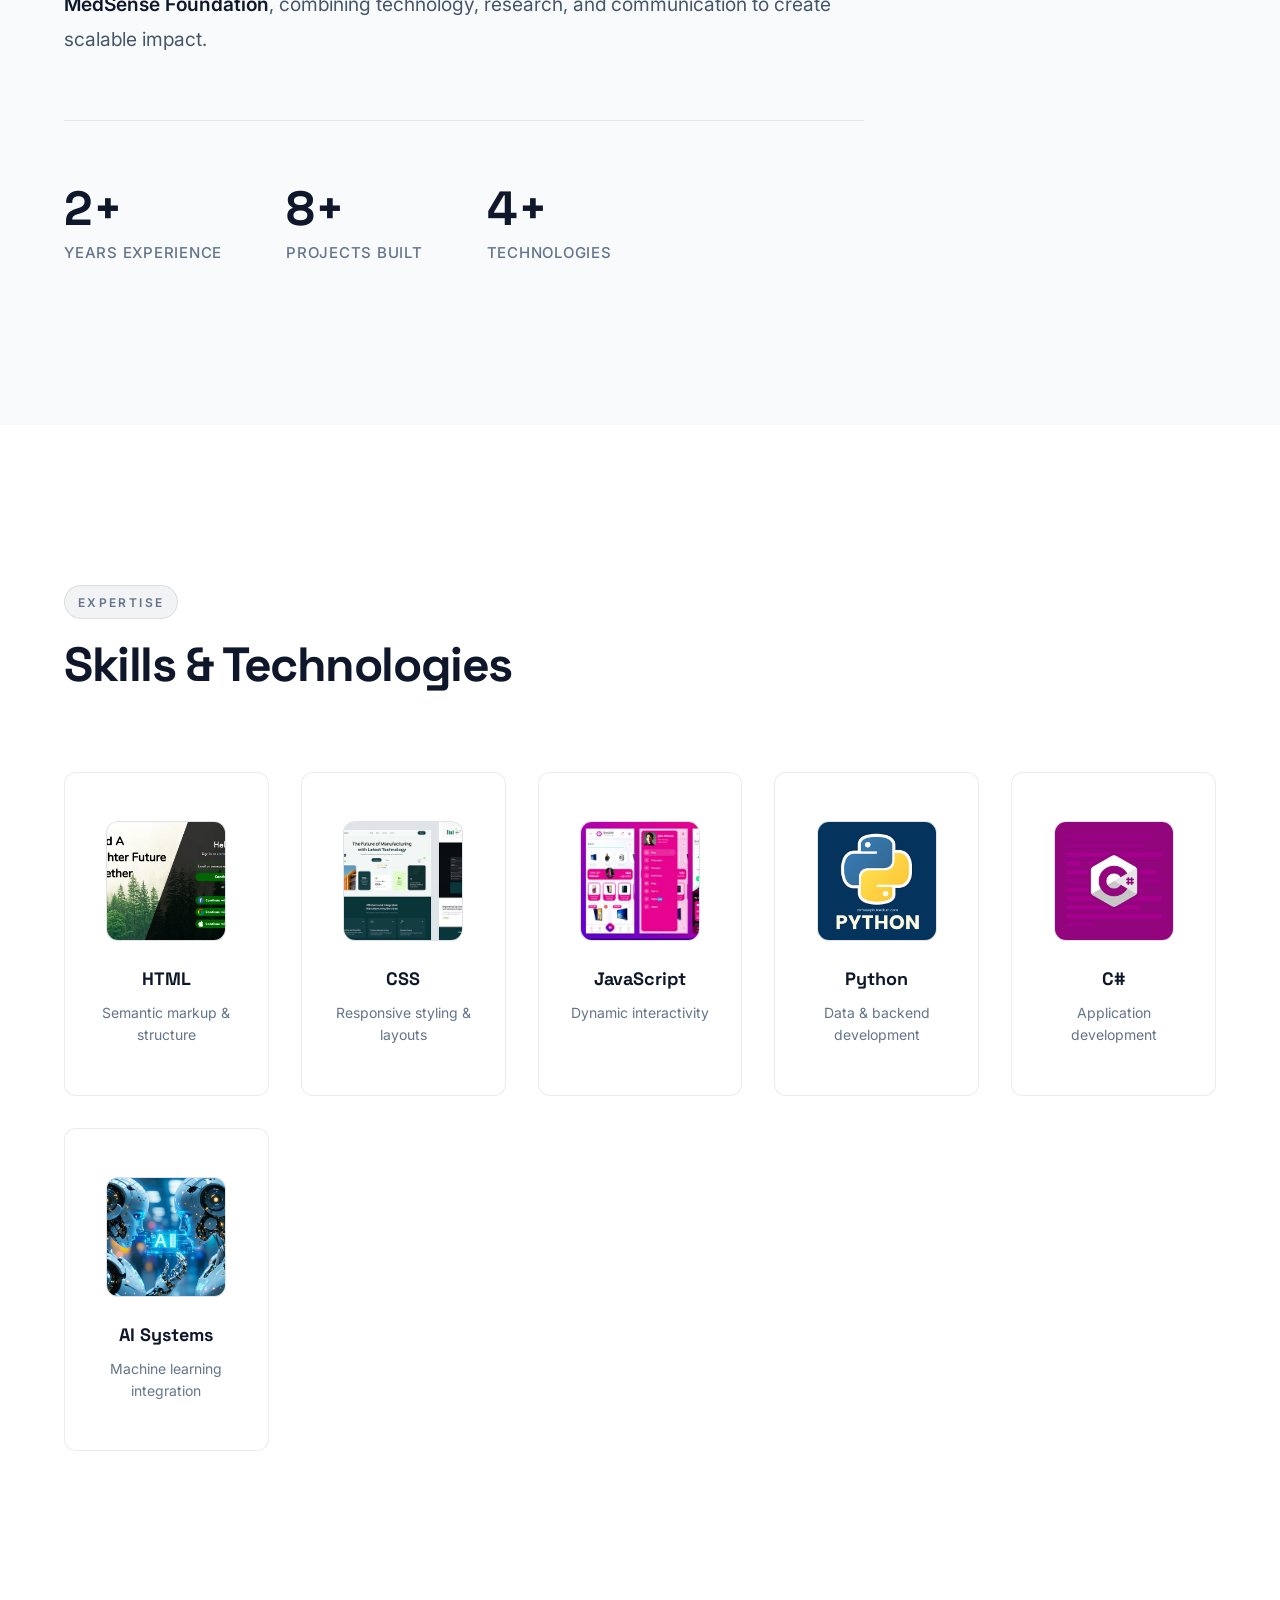
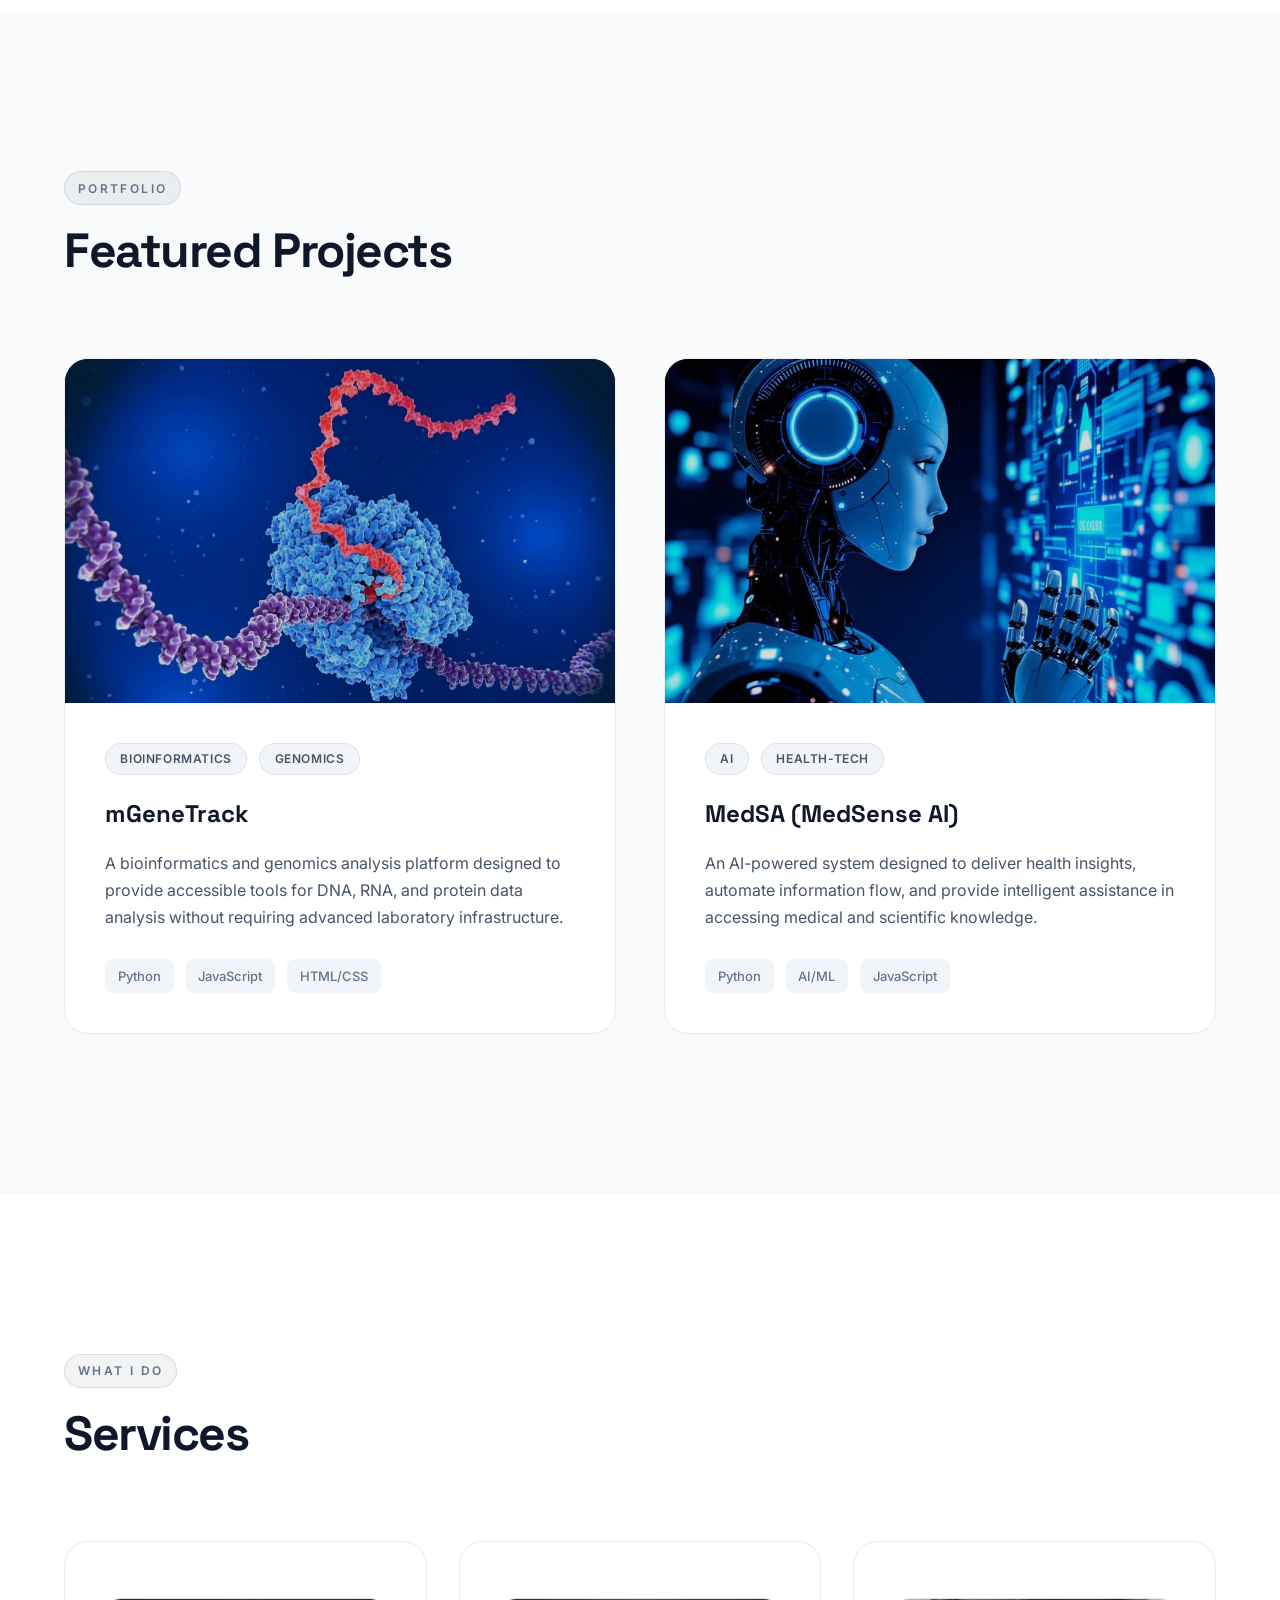
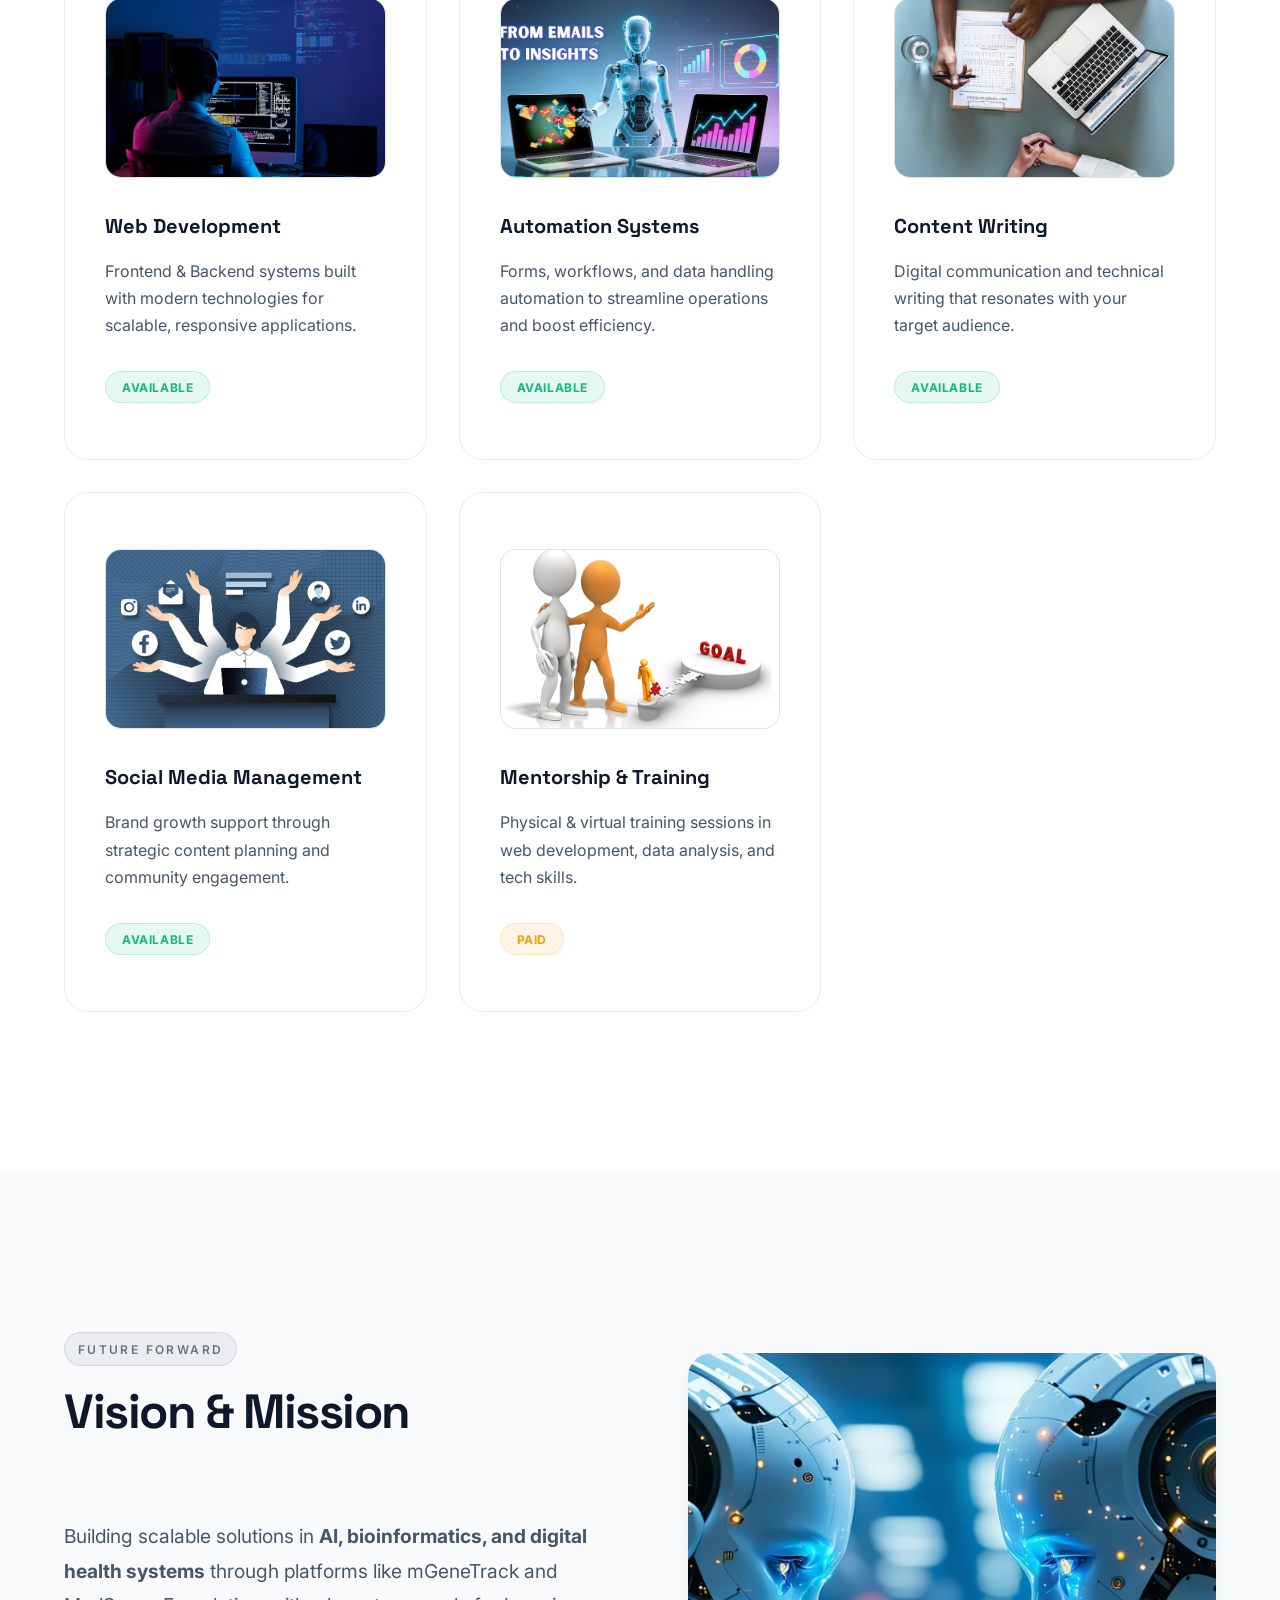
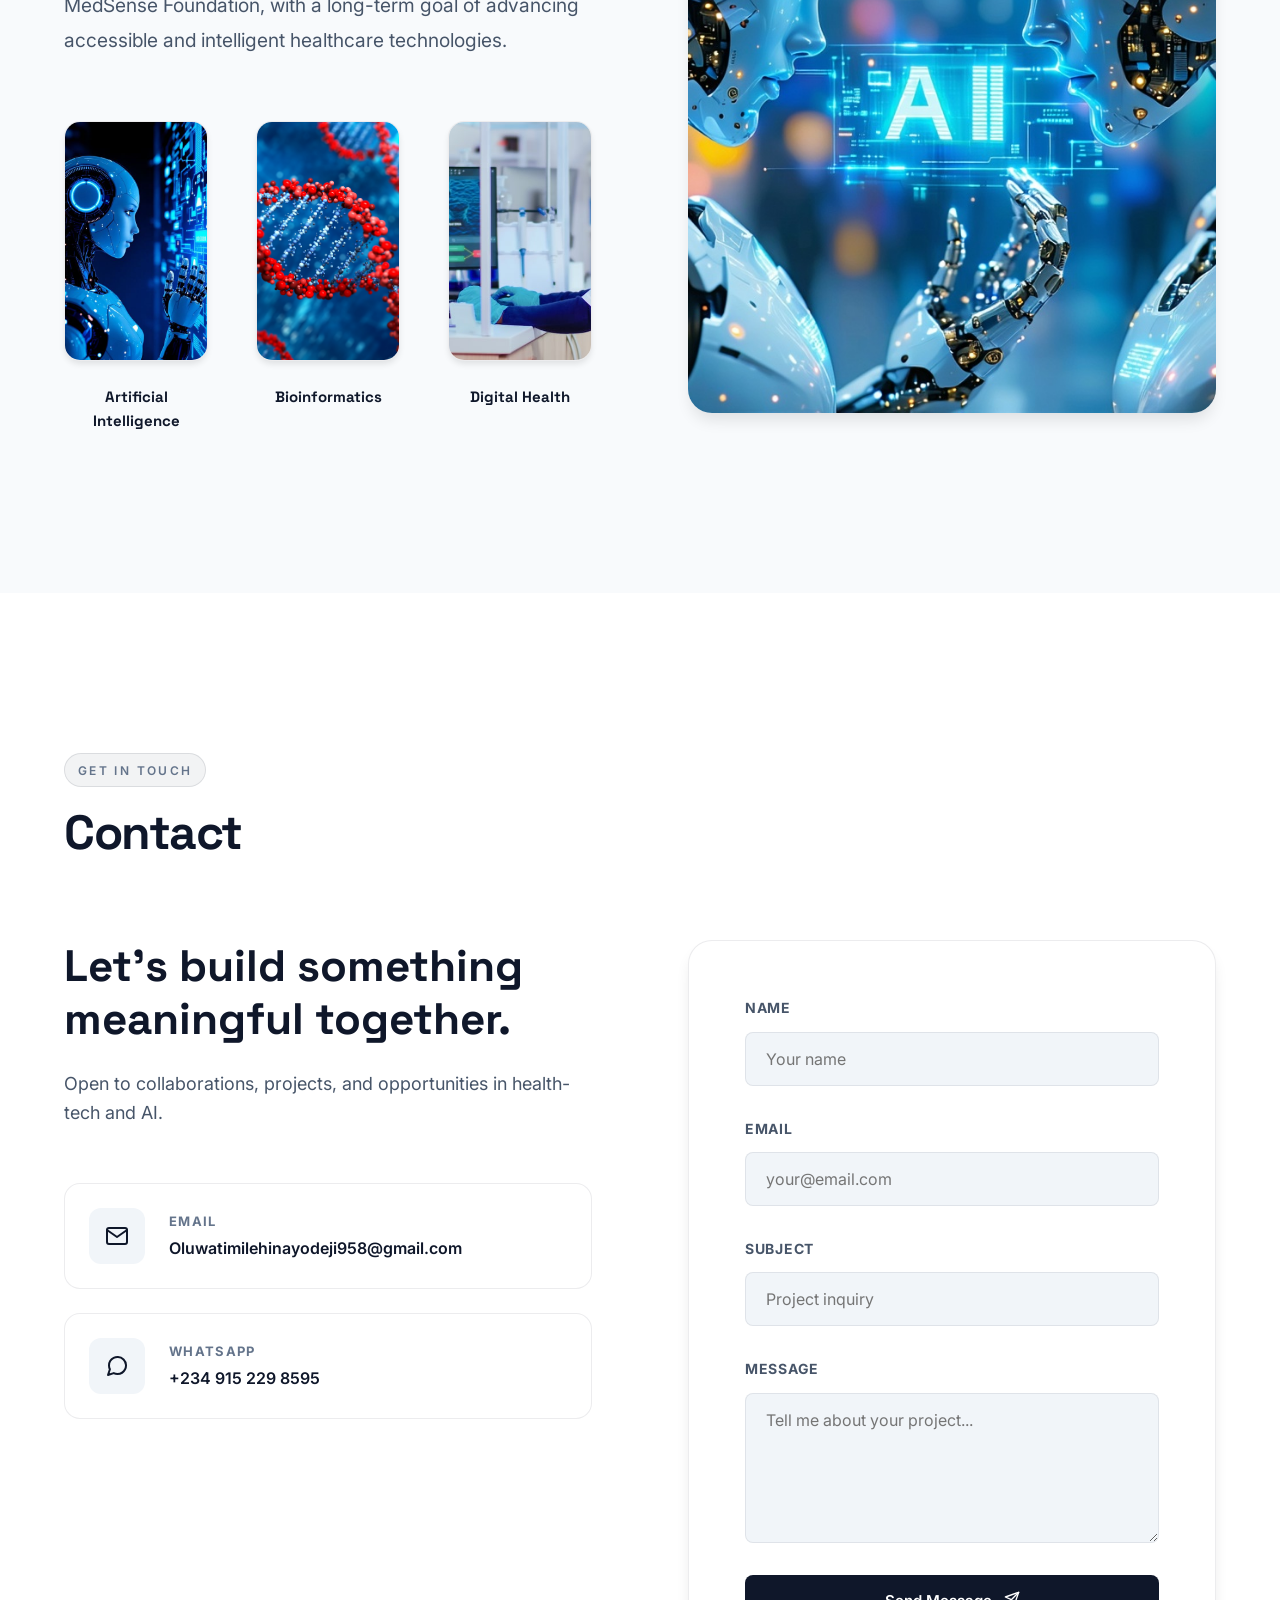
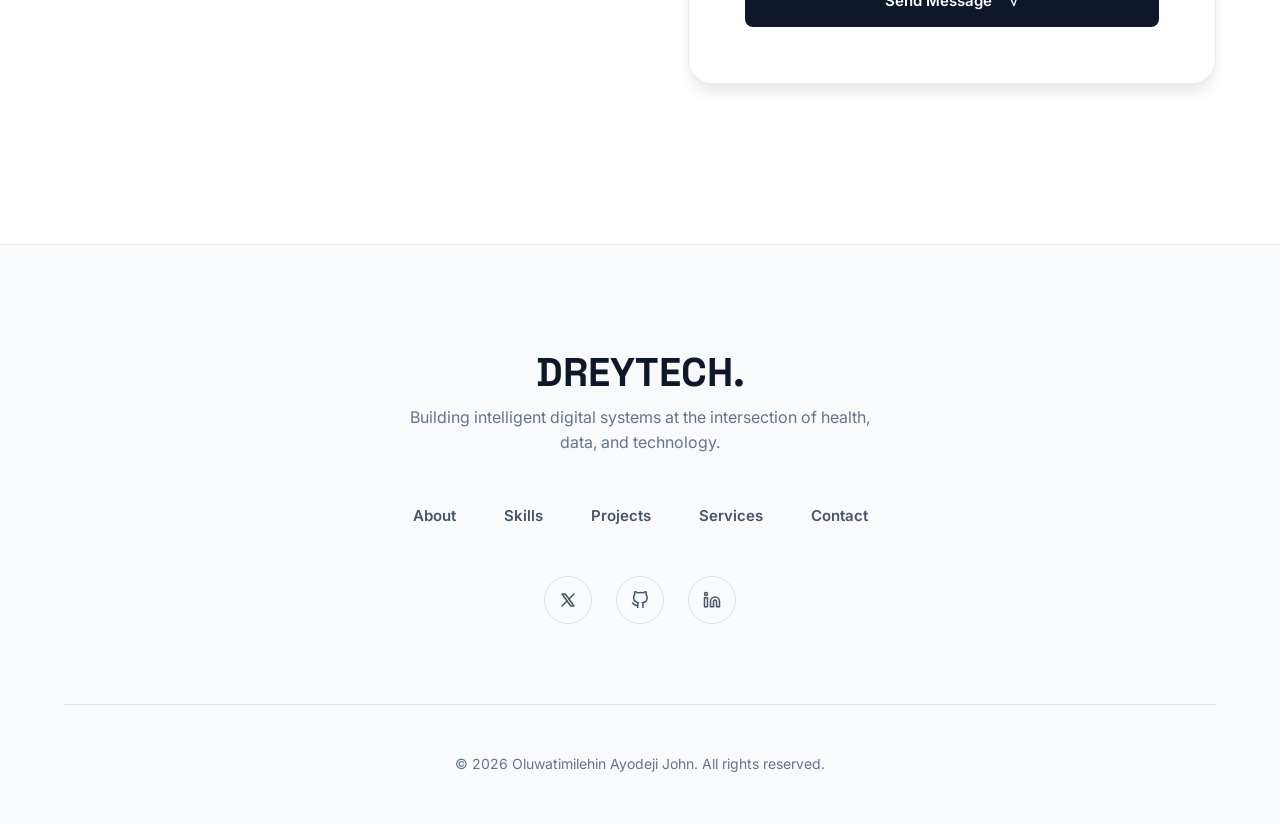
<file: MY_PORTFOLIO/index.html>
<!DOCTYPE html>
<html lang="en" data-theme="dark">

<head>
    <meta charset="UTF-8">
    <meta name="viewport" content="width=device-width, initial-scale=1.0">
    <title>Oluwatimilehin Ayodeji John | Portfolio</title>
    <meta name="description" content="Portfolio of Oluwatimilehin Ayodeji John - Full-Stack Developer, Health-Tech Innovator, AI & Bioinformatics Enthusiast.">
    <link rel="stylesheet" href="style.css">
    <link rel="preconnect" href="https://fonts.googleapis.com">
    <link rel="preconnect" href="https://fonts.gstatic.com" crossorigin>
    <link
        href="https://fonts.googleapis.com/css2?family=Inter:wght@300;400;500;600;700;800;900&family=Space+Grotesk:wght@400;500;600;700&display=swap"
        rel="stylesheet">
</head>

<body>
    <!-- Navigation -->
    <nav class="navbar" id="navbar">
        <div class="nav-container">
            <a href="#" class="nav-logo">
                <span class="logo-text">DREYTECH<span class="logo-accent">.</span></span>
            </a>
            
            <div class="nav-actions">
                <button id="themeToggle" class="theme-toggle" aria-label="Toggle dark mode">
                    <svg class="sun-icon" width="20" height="20" viewBox="0 0 24 24" fill="none" stroke="currentColor" stroke-width="2">
                        <circle cx="12" cy="12" r="5"></circle>
                        <line x1="12" y1="1" x2="12" y2="3"></line>
                        <line x1="12" y1="21" x2="12" y2="23"></line>
                        <line x1="4.22" y1="4.22" x2="5.64" y2="5.64"></line>
                        <line x1="18.36" y1="18.36" x2="19.78" y2="19.78"></line>
                        <line x1="1" y1="12" x2="3" y2="12"></line>
                        <line x1="21" y1="12" x2="23" y2="12"></line>
                        <line x1="4.22" y1="19.78" x2="5.64" y2="18.36"></line>
                        <line x1="18.36" y1="5.64" x2="19.78" y2="4.22"></line>
                    </svg>
                    <svg class="moon-icon" width="20" height="20" viewBox="0 0 24 24" fill="none" stroke="currentColor" stroke-width="2">
                        <path d="M21 12.79A9 9 0 1 1 11.21 3 7 7 0 0 0 21 12.79z"></path>
                    </svg>
                </button>
                <button class="nav-toggle" id="navToggle" aria-label="Toggle navigation">
                    <span class="hamburger"></span>
                </button>
            </div>

            <ul class="nav-menu" id="navMenu">
                <li><a href="#about" class="nav-link">About</a></li>
                <li><a href="#skills" class="nav-link">Skills</a></li>
                <li><a href="#projects" class="nav-link">Projects</a></li>
                <li><a href="#services" class="nav-link">Services</a></li>
                <li><a href="#vision" class="nav-link">Vision</a></li>
                <li><a href="#contact" class="nav-link nav-cta">Contact</a></li>
            </ul>
        </div>
    </nav>

    <!-- Hero Section -->
    <section class="hero" id="hero">
        <div class="hero-bg"></div>
        <div class="hero-container">
            <div class="hero-content">
                <div class="hero-badge">
                    <span class="badge-dot"></span>
                    Available for Projects
                </div>
                <h1 class="hero-name">
                    <span class="name-line">Oluwatimilehin</span>
                    <span class="name-line">Ayodeji John</span>
                </h1>
                <p class="hero-title">Full-Stack Developer | Health-Tech Innovator | AI & Bioinformatics Enthusiast</p>
                <p class="hero-tagline">Building intelligent digital systems at the intersection of health, data, and technology.</p>
                <div class="hero-cta">
                    <a href="#contact" class="btn btn-primary">Get In Touch</a>
                    <a href="#projects" class="btn btn-outline">View Projects</a>
                </div>
                <div class="hero-social">
                    <a href="https://x.com/Dreytechboi" target="_blank" rel="noopener" class="social-link" aria-label="X/Twitter">
                        <svg width="20" height="20" viewBox="0 0 24 24" fill="none" stroke="currentColor"
                            stroke-width="2" stroke-linecap="round" stroke-linejoin="round">
                            <path d="M4 4l11.733 16h4.267l-11.733 -16z" />
                            <path d="M4 20l6.768 -6.768m2.46 -2.46l6.772 -6.772" />
                        </svg>
                    </a>
                    <a href="https://github.com/ayodejitimileyin" target="_blank" rel="noopener" class="social-link"
                        aria-label="GitHub">
                        <svg width="20" height="20" viewBox="0 0 24 24" fill="none" stroke="currentColor"
                            stroke-width="2" stroke-linecap="round" stroke-linejoin="round">
                            <path
                                d="M9 19c-5 1.5-5-2.5-7-3m14 6v-3.87a3.37 3.37 0 0 0-.94-2.61c3.14-.35 6.44-1.54 6.44-7A5.44 5.44 0 0 0 20 4.77 5.07 5.07 0 0 0 19.91 1S18.73.65 16 2.48a13.38 13.38 0 0 0-7 0C6.27.65 5.09 1 5.09 1A5.07 5.07 0 0 0 5 4.77a5.44 5.44 0 0 0-1.5 3.78c0 5.42 3.3 6.61 6.44 7A3.37 3.37 0 0 0 9 18.13V22" />
                        </svg>
                    </a>
                    <a href="https://www.linkedin.com/in/oluwatimilehin-ayodeji-7b7410395" target="_blank" rel="noopener" class="social-link"
                        aria-label="LinkedIn">
                        <svg width="20" height="20" viewBox="0 0 24 24" fill="none" stroke="currentColor"
                            stroke-width="2" stroke-linecap="round" stroke-linejoin="round">
                            <path d="M16 8a6 6 0 0 1 6 6v7h-4v-7a2 2 0 0 0-2-2 2 2 0 0 0-2 2v7h-4v-7a6 6 0 0 1 6-6z" />
                            <rect x="2" y="9" width="4" height="12" />
                            <circle cx="4" cy="4" r="2" />
                        </svg>
                    </a>
                </div>
            </div>
            <div class="hero-image-wrapper">
                <div class="hero-image-container">
                    <img src="images/profile.jpg" alt="Oluwatimilehin Ayodeji John" class="hero-image" id="profileImage">
                    <div class="hero-image-ring"></div>
                    <div class="hero-image-ring ring-2"></div>
                </div>
            </div>
        </div>
        <div class="scroll-indicator">
            <div class="scroll-mouse">
                <div class="scroll-wheel"></div>
            </div>
            <span class="scroll-text">Scroll to explore</span>
        </div>
    </section>

    <!-- About Section -->
    <section class="about" id="about">
        <div class="section-container">
            <div class="section-header">
                <span class="section-label">About Me</span>
                <h2 class="section-title">Professional Summary</h2>
            </div>
            <div class="about-content">
                <div class="about-text">
                    <p class="about-paragraph">
                        I am a <strong>Full-Stack Developer and Health-Tech Innovator</strong> focused on building
                        intelligent digital systems that solve real-world problems. My work spans web development, data
                        analysis, AI systems, and science communication, with a strong interest in advancing healthcare
                        through technology.
                    </p>
                    <p class="about-paragraph">
                        I am currently developing platforms such as <strong>mGeneTrack</strong>, a bioinformatics and
                        genomics analysis system, and <strong>MedSA</strong>, an AI-driven solution aimed at improving
                        access to health knowledge and insights.
                    </p>
                    <p class="about-paragraph">
                        Beyond development, I am actively involved in building structured initiatives under
                        <strong>MedSense Foundation</strong>, combining technology, research, and communication to
                        create scalable impact.
                    </p>
                    <div class="about-stats">
                        <div class="stat-item">
                            <span class="stat-number">3+</span>
                            <span class="stat-label">Years Experience</span>
                        </div>
                        <div class="stat-item">
                            <span class="stat-number">10+</span>
                            <span class="stat-label">Projects Built</span>
                        </div>
                        <div class="stat-item">
                            <span class="stat-number">5+</span>
                            <span class="stat-label">Technologies</span>
                        </div>
                    </div>
                </div>
            </div>
        </div>
    </section>

    <!-- Skills Section -->
    <section class="skills" id="skills">
        <div class="section-container">
            <div class="section-header">
                <span class="section-label">Expertise</span>
                <h2 class="section-title">Skills & Technologies</h2>
            </div>
            <div class="skills-grid">
                <div class="skill-card">
                    <div class="skill-icon">
                        <img src="images/html-icon..png" alt="HTML" class="skill-icon-img">
                    </div>
                    <h3 class="skill-name">HTML</h3>
                    <p class="skill-desc">Semantic markup & structure</p>
                </div>
                <div class="skill-card">
                    <div class="skill-icon">
                        <img src="images/css-icon.svg.png" alt="CSS" class="skill-icon-img">
                    </div>
                    <h3 class="skill-name">CSS</h3>
                    <p class="skill-desc">Responsive styling & layouts</p>
                </div>
                <div class="skill-card">
                    <div class="skill-icon">
                        <img src="images/js-icon.svg.png" alt="JavaScript" class="skill-icon-img">
                    </div>
                    <h3 class="skill-name">JavaScript</h3>
                    <p class="skill-desc">Dynamic interactivity</p>
                </div>
                <div class="skill-card">
                    <div class="skill-icon">
                        <img src="images/python-icon.png" alt="Python" class="skill-icon-img">
                    </div>
                    <h3 class="skill-name">Python</h3>
                    <p class="skill-desc">Data & backend development</p>
                </div>
                <div class="skill-card">
                    <div class="skill-icon">
                        <img src="images/csharp-icon.png" alt="C#" class="skill-icon-img">
                    </div>
                    <h3 class="skill-name">C#</h3>
                    <p class="skill-desc">Application development</p>
                </div>
                <div class="skill-card">
                    <div class="skill-icon">
                        <img src="images/ai-icon.jpeg" alt="AI" class="skill-icon-img">
                    </div>
                    <h3 class="skill-name">AI Systems</h3>
                    <p class="skill-desc">Machine learning integration</p>
                </div>
            </div>
        </div>
    </section>

    <!-- Projects Section -->
    <section class="projects" id="projects">
        <div class="section-container">
            <div class="section-header">
                <span class="section-label">Portfolio</span>
                <h2 class="section-title">Featured Projects</h2>
            </div>
            <div class="projects-grid">
                <!-- mGeneTrack -->
                <div class="project-card">
                    <div class="project-image-wrapper">
                        <img src="images/mgenetrack.jpeg" alt="mGeneTrack" class="project-image">
                        <div class="project-overlay">
                            <div class="project-actions">
                                <a href="#" class="project-btn">View Project</a>
                            </div>
                        </div>
                    </div>
                    <div class="project-content">
                        <div class="project-tags">
                            <span class="project-tag">Bioinformatics</span>
                            <span class="project-tag">Genomics</span>
                        </div>
                        <h3 class="project-title">mGeneTrack</h3>
                        <p class="project-desc">
                            A bioinformatics and genomics analysis platform designed to provide accessible tools for
                            DNA, RNA, and protein data analysis without requiring advanced laboratory infrastructure.
                        </p>
                        <div class="project-tools">
                            <span class="tool-tag">Python</span>
                            <span class="tool-tag">JavaScript</span>
                            <span class="tool-tag">HTML/CSS</span>
                        </div>
                    </div>
                </div>

                <!-- MedSA -->
                <div class="project-card">
                    <div class="project-image-wrapper">
                        <img src="images/medsa.jpeg" alt="MedSA" class="project-image">
                        <div class="project-overlay">
                            <div class="project-actions">
                                <a href="#" class="project-btn">View Project</a>
                            </div>
                        </div>
                    </div>
                    <div class="project-content">
                        <div class="project-tags">
                            <span class="project-tag">AI</span>
                            <span class="project-tag">Health-Tech</span>
                        </div>
                        <h3 class="project-title">MedSA (MedSense AI)</h3>
                        <p class="project-desc">
                            An AI-powered system designed to deliver health insights, automate information flow, and
                            provide intelligent assistance in accessing medical and scientific knowledge.
                        </p>
                        <div class="project-tools">
                            <span class="tool-tag">Python</span>
                            <span class="tool-tag">AI/ML</span>
                            <span class="tool-tag">JavaScript</span>
                        </div>
                    </div>
                </div>
            </div>
        </div>
    </section>

    <!-- Services Section -->
    <section class="services" id="services">
        <div class="section-container">
            <div class="section-header">
                <span class="section-label">What I Do</span>
                <h2 class="section-title">Services</h2>
            </div>
            <div class="services-grid">
                <div class="service-card">
                    <div class="service-icon">
                        <img src="images/web-dev-icon.jpeg" alt="Web Development" class="service-icon-img">
                    </div>
                    <h3 class="service-name">Web Development</h3>
                    <p class="service-desc">Frontend & Backend systems built with modern technologies for scalable,
                        responsive applications.</p>
                    <span class="service-badge">Available</span>
                </div>
                <div class="service-card">
                    <div class="service-icon">
                        <img src="images/automation-icon.jpeg" alt="Automation" class="service-icon-img">
                    </div>
                    <h3 class="service-name">Automation Systems</h3>
                    <p class="service-desc">Forms, workflows, and data handling automation to streamline operations and
                        boost efficiency.</p>
                    <span class="service-badge">Available</span>
                </div>
                <div class="service-card">
                    <div class="service-icon">
                        <img src="images/writing-icon.jpeg" alt="Content Writing" class="service-icon-img">
                    </div>
                    <h3 class="service-name">Content Writing</h3>
                    <p class="service-desc">Digital communication and technical writing that resonates with your target
                        audience.</p>
                    <span class="service-badge">Available</span>
                </div>
                <div class="service-card">
                    <div class="service-icon">
                        <img src="images/social-icon.jpeg" alt="Social Media" class="service-icon-img">
                    </div>
                    <h3 class="service-name">Social Media Management</h3>
                    <p class="service-desc">Brand growth support through strategic content planning and community
                        engagement.</p>
                    <span class="service-badge">Available</span>
                </div>
                <div class="service-card">
                    <div class="service-icon">
                        <img src="images/mentorship-icon.png" alt="Mentorship" class="service-icon-img">
                    </div>
                    <h3 class="service-name">Mentorship & Training</h3>
                    <p class="service-desc">Physical & virtual training sessions in web development, data analysis, and
                        tech skills.</p>
                    <span class="service-badge paid">Paid</span>
                </div>
            </div>
        </div>
    </section>

    <!-- Vision Section -->
    <section class="vision" id="vision">
        <div class="section-container">
            <div class="vision-wrapper">
                <div class="vision-content">
                    <div class="section-header vision-header">
                        <span class="section-label">Future Forward</span>
                        <h2 class="section-title">Vision & Mission</h2>
                    </div>
                    <p class="vision-text">
                        Building scalable solutions in <strong>AI, bioinformatics, and digital health systems</strong>
                        through platforms like mGeneTrack and MedSense Foundation, with a long-term goal of advancing
                        accessible and intelligent healthcare technologies.
                    </p>
                    <div class="vision-pillars">
                        <div class="pillar">
                            <div class="pillar-icon">
                                <img src="images/ai-pillar.jpeg" alt="AI" class="pillar-icon-img">
                            </div>
                            <h4>Artificial Intelligence</h4>
                        </div>
                        <div class="pillar">
                            <div class="pillar-icon">
                                <img src="images/bio-pillar.jpeg" alt="Bioinformatics" class="pillar-icon-img">
                            </div>
                            <h4>Bioinformatics</h4>
                        </div>
                        <div class="pillar">
                            <div class="pillar-icon">
                                <img src="images/health-pillar.jpeg" alt="Digital Health" class="pillar-icon-img">
                            </div>
                            <h4>Digital Health</h4>
                        </div>
                    </div>
                </div>
                <div class="vision-image-wrapper">
                    <img src="images/vision.jpeg" alt="Vision" class="vision-image">
                </div>
            </div>
        </div>
    </section>

    <!-- Contact Section -->
    <section class="contact" id="contact">
        <div class="section-container">
            <div class="section-header">
                <span class="section-label">Get In Touch</span>
                <h2 class="section-title">Contact</h2>
            </div>
            <div class="contact-wrapper">
                <div class="contact-info">
                    <h3 class="contact-heading">Let's build something meaningful together.</h3>
                    <p class="contact-subtext">Open to collaborations, projects, and opportunities in health-tech and AI.</p>

                    <div class="contact-methods">
                        <a href="mailto:Oluwatimilehinayodeji958@gmail.com" class="contact-method">
                            <div class="contact-icon">
                                <svg width="24" height="24" viewBox="0 0 24 24" fill="none" stroke="currentColor"
                                    stroke-width="2" stroke-linecap="round" stroke-linejoin="round">
                                    <path
                                        d="M4 4h16c1.1 0 2 .9 2 2v12c0 1.1-.9 2-2 2H4c-1.1 0-2-.9-2-2V6c0-1.1.9-2 2-2z" />
                                    <polyline points="22,6 12,13 2,6" />
                                </svg>
                            </div>
                            <div class="contact-detail">
                                <span class="contact-label">Email</span>
                                <span class="contact-value">Oluwatimilehinayodeji958@gmail.com</span>
                            </div>
                        </a>

                        <a href="https://wa.me/2349152298595" target="_blank" rel="noopener" class="contact-method">
                            <div class="contact-icon">
                                <svg width="24" height="24" viewBox="0 0 24 24" fill="none" stroke="currentColor"
                                    stroke-width="2" stroke-linecap="round" stroke-linejoin="round">
                                    <path
                                        d="M21 11.5a8.38 8.38 0 0 1-.9 3.8 8.5 8.5 0 0 1-7.6 4.7 8.38 8.38 0 0 1-3.8-.9L3 21l1.9-5.7a8.38 8.38 0 0 1-.9-3.8 8.5 8.5 0 0 1 4.7-7.6 8.38 8.38 0 0 1 3.8-.9h.5a8.48 8.48 0 0 1 8 8v.5z" />
                                </svg>
                            </div>
                            <div class="contact-detail">
                                <span class="contact-label">WhatsApp</span>
                                <span class="contact-value">+234 915 229 8595</span>
                            </div>
                        </a>
                    </div>
                </div>

                <div class="contact-form-wrapper">
                    <form class="contact-form" id="contactForm" action="https://formspree.io/f/xqewdbwv" method="POST">
                        <div class="form-group">
                            <label for="name" class="form-label">Name</label>
                            <input type="text" id="name" name="name" class="form-input" placeholder="Your name"
                                required>
                        </div>
                        <div class="form-group">
                            <label for="email" class="form-label">Email</label>
                            <input type="email" id="email" name="email" class="form-input" placeholder="your@email.com"
                                required>
                        </div>
                        <div class="form-group">
                            <label for="subject" class="form-label">Subject</label>
                            <input type="text" id="subject" name="subject" class="form-input"
                                placeholder="Project inquiry" required>
                        </div>
                        <div class="form-group">
                            <label for="message" class="form-label">Message</label>
                            <textarea id="message" name="message" class="form-input form-textarea"
                                placeholder="Tell me about your project..." rows="5" required></textarea>
                        </div>
                        <button type="submit" class="btn btn-primary btn-full">
                            <span class="btn-text">Send Message</span>
                            <span class="btn-icon">
                                <svg width="16" height="16" viewBox="0 0 24 24" fill="none" stroke="currentColor"
                                    stroke-width="2" stroke-linecap="round" stroke-linejoin="round">
                                    <line x1="22" y1="2" x2="11" y2="13" />
                                    <polygon points="22 2 15 22 11 13 2 9 22 2" />
                                </svg>
                            </span>
                        </button>
                    </form>
                </div>
            </div>
        </div>
    </section>

    <!-- Footer -->
    <footer class="footer">
        <div class="footer-container">
            <div class="footer-brand">
                <span class="footer-logo">DREYTECH.</span>
                <p class="footer-tagline">Building intelligent digital systems at the intersection of health, data, and technology.</p>
            </div>
            <div class="footer-links">
                <a href="#about" class="footer-link">About</a>
                <a href="#skills" class="footer-link">Skills</a>
                <a href="#projects" class="footer-link">Projects</a>
                <a href="#services" class="footer-link">Services</a>
                <a href="#contact" class="footer-link">Contact</a>
            </div>
            <div class="footer-social">
                <a href="https://x.com/Dreytechboi" target="_blank" rel="noopener" class="footer-social-link"
                    aria-label="X/Twitter">
                    <svg width="18" height="18" viewBox="0 0 24 24" fill="none" stroke="currentColor" stroke-width="2"
                        stroke-linecap="round" stroke-linejoin="round">
                        <path d="M4 4l11.733 16h4.267l-11.733 -16z" />
                        <path d="M4 20l6.768 -6.768m2.46 -2.46l6.772 -6.772" />
                    </svg>
                </a>
                <a href="https://github.com/ayodejitimileyin" target="_blank" rel="noopener" class="footer-social-link"
                    aria-label="GitHub">
                    <svg width="18" height="18" viewBox="0 0 24 24" fill="none" stroke="currentColor" stroke-width="2"
                        stroke-linecap="round" stroke-linejoin="round">
                        <path
                            d="M9 19c-5 1.5-5-2.5-7-3m14 6v-3.87a3.37 3.37 0 0 0-.94-2.61c3.14-.35 6.44-1.54 6.44-7A5.44 5.44 0 0 0 20 4.77 5.07 5.07 0 0 0 19.91 1S18.73.65 16 2.48a13.38 13.38 0 0 0-7 0C6.27.65 5.09 1 5.09 1A5.07 5.07 0 0 0 5 4.77a5.44 5.44 0 0 0-1.5 3.78c0 5.42 3.3 6.61 6.44 7A3.37 3.37 0 0 0 9 18.13V22" />
                    </svg>
                </a>
                <a href="https://www.linkedin.com/in/oluwatimilehin-ayodeji-7b7410395" target="_blank" rel="noopener" class="footer-social-link"
                    aria-label="LinkedIn">
                    <svg width="18" height="18" viewBox="0 0 24 24" fill="none" stroke="currentColor" stroke-width="2"
                        stroke-linecap="round" stroke-linejoin="round">
                        <path d="M16 8a6 6 0 0 1 6 6v7h-4v-7a2 2 0 0 0-2-2 2 2 0 0 0-2 2v7h-4v-7a6 6 0 0 1 6-6z" />
                        <rect x="2" y="9" width="4" height="12" />
                        <circle cx="4" cy="4" r="2" />
                    </svg>
                </a>
            </div>
            <div class="footer-bottom">
                <p class="footer-copyright">&copy; 2026 Oluwatimilehin Ayodeji John. All rights reserved.</p>
            </div>
        </div>
    </footer>

    <!-- Toast Notification -->
    <div class="toast" id="toast">
        <div class="toast-content">
            <span class="toast-message">Message sent successfully!</span>
        </div>
    </div>

    <script src="script.js"></script>
</body>

</html>
</file>
<file: style.css>
/* ========================================
   CSS VARIABLES & DESIGN TOKENS
   ======================================== */
:root {
    /* Deep Dark Theme (Default) */
    --bg-primary: #050505;
    --bg-secondary: #0a0a0a;
    --bg-tertiary: #111111;
    --bg-card: #0d0d0d;
    --bg-hover: #151515;
    --text-primary: #ffffff;
    --text-secondary: #a0a0a0;
    --text-muted: #666666;
    --accent: #ffffff;
    --accent-dim: rgba(255, 255, 255, 0.05);
    --accent-border: rgba(255, 255, 255, 0.08);
    --border: rgba(255, 255, 255, 0.05);
    --nav-bg: rgba(5, 5, 5, 0.85);
    
    --radius-sm: 8px;
    --radius-md: 12px;
    --radius-lg: 16px;
    --radius-xl: 24px;
    --transition-fast: 0.2s ease;
    --transition-base: 0.3s ease;
    --transition-slow: 0.5s ease;
    --font-heading: 'Space Grotesk', sans-serif;
    --font-body: 'Inter', sans-serif;
    --shadow-sm: 0 4px 6px -1px rgba(0, 0, 0, 0.1);
    --shadow-md: 0 10px 15px -3px rgba(0, 0, 0, 0.1);
    --shadow-lg: 0 20px 25px -5px rgba(0, 0, 0, 0.1);
}

[data-theme="light"] {
    /* Light Theme */
    --bg-primary: #ffffff;
    --bg-secondary: #f8fafc;
    --bg-tertiary: #f1f5f9;
    --bg-card: #ffffff;
    --bg-hover: #f1f5f9;
    --text-primary: #0f172a;
    --text-secondary: #475569;
    --text-muted: #64748b;
    --accent: #0f172a;
    --accent-dim: rgba(15, 23, 42, 0.05);
    --accent-border: rgba(15, 23, 42, 0.1);
    --border: rgba(15, 23, 42, 0.08);
    --nav-bg: rgba(255, 255, 255, 0.85);
    --shadow-sm: 0 1px 3px 0 rgba(0, 0, 0, 0.1);
    --shadow-md: 0 4px 6px -1px rgba(0, 0, 0, 0.1);
    --shadow-lg: 0 10px 15px -3px rgba(0, 0, 0, 0.1);
}

/* ========================================
   RESET & BASE STYLES
   ======================================== */
*,
*::before,
*::after {
    margin: 0;
    padding: 0;
    box-sizing: border-box;
}

html {
    scroll-behavior: smooth;
    font-size: 16px;
}

body {
    font-family: var(--font-body);
    background-color: var(--bg-primary);
    color: var(--text-primary);
    line-height: 1.6;
    overflow-x: hidden;
    -webkit-font-smoothing: antialiased;
    -moz-osx-font-smoothing: grayscale;
    transition: background-color var(--transition-base), color var(--transition-base);
}

img {
    max-width: 100%;
    height: auto;
    display: block;
}

a {
    text-decoration: none;
    color: inherit;
    transition: var(--transition-base);
}

ul {
    list-style: none;
}

/* ========================================
   NAVIGATION
   ======================================== */
.navbar {
    position: fixed;
    top: 0;
    left: 0;
    right: 0;
    z-index: 1000;
    padding: 1.25rem 0;
    transition: var(--transition-base);
    background: transparent;
}

.navbar.scrolled {
    background: var(--nav-bg);
    backdrop-filter: blur(20px);
    -webkit-backdrop-filter: blur(20px);
    border-bottom: 1px solid var(--border);
    padding: 0.85rem 0;
    box-shadow: var(--shadow-sm);
}

.nav-container {
    max-width: 1200px;
    margin: 0 auto;
    padding: 0 1.5rem;
    display: flex;
    align-items: center;
    justify-content: space-between;
}

.nav-logo {
    font-family: var(--font-heading);
    font-size: 1.75rem;
    font-weight: 800;
    letter-spacing: -0.04em;
    display: flex;
    align-items: center;
}

.logo-text {
    color: var(--text-primary);
}

.logo-accent {
    color: var(--text-secondary);
}

.nav-actions {
    display: flex;
    align-items: center;
    gap: 1.5rem;
}

.nav-menu {
    display: flex;
    align-items: center;
    gap: 2rem;
}

.nav-link {
    font-size: 0.875rem;
    font-weight: 500;
    color: var(--text-secondary);
    position: relative;
    padding: 0.5rem 0;
}

.nav-link::after {
    content: '';
    position: absolute;
    bottom: 0;
    left: 0;
    width: 0;
    height: 1px;
    background: var(--text-primary);
    transition: var(--transition-base);
}

.nav-link:hover {
    color: var(--text-primary);
}

.nav-link:hover::after {
    width: 100%;
}

.nav-cta {
    background: var(--text-primary);
    color: var(--bg-primary);
    padding: 0.6rem 1.4rem;
    border-radius: var(--radius-sm);
    font-weight: 600;
}

.nav-cta::after {
    display: none;
}

.nav-cta:hover {
    background: var(--text-secondary);
    color: var(--bg-primary);
}

/* Theme Toggle Button */
.theme-toggle {
    background: none;
    border: 1px solid var(--border);
    color: var(--text-secondary);
    cursor: pointer;
    width: 40px;
    height: 40px;
    border-radius: var(--radius-sm);
    display: flex;
    align-items: center;
    justify-content: center;
    transition: var(--transition-base);
}

.theme-toggle:hover {
    color: var(--text-primary);
    background: var(--accent-dim);
    border-color: var(--accent-border);
}

.sun-icon { display: none; }
.moon-icon { display: block; }

[data-theme="light"] .sun-icon { display: block; }
[data-theme="light"] .moon-icon { display: none; }

/* Mobile Navigation Toggle */
.nav-toggle {
    display: none;
    background: none;
    border: none;
    cursor: pointer;
    padding: 0.5rem;
    z-index: 1001;
}

.hamburger {
    display: block;
    width: 24px;
    height: 2px;
    background: var(--text-primary);
    position: relative;
    transition: var(--transition-base);
}

.hamburger::before,
.hamburger::after {
    content: '';
    position: absolute;
    width: 24px;
    height: 2px;
    background: var(--text-primary);
    transition: var(--transition-base);
}

.hamburger::before { top: -7px; }
.hamburger::after { top: 7px; }

.nav-toggle.active .hamburger { background: transparent; }
.nav-toggle.active .hamburger::before { top: 0; transform: rotate(45deg); }
.nav-toggle.active .hamburger::after { top: 0; transform: rotate(-45deg); }

/* ========================================
   HERO SECTION
   ======================================== */
.hero {
    min-height: 100vh;
    display: flex;
    align-items: center;
    position: relative;
    padding: 8rem 0 4rem;
    overflow: hidden;
}

.hero-bg {
    position: absolute;
    inset: 0;
    background: 
        radial-gradient(circle at 10% 20%, var(--accent-dim) 0%, transparent 40%),
        radial-gradient(circle at 90% 80%, var(--accent-dim) 0%, transparent 40%);
    pointer-events: none;
}

.hero-container {
    max-width: 1200px;
    margin: 0 auto;
    padding: 0 1.5rem;
    display: grid;
    grid-template-columns: 1.2fr 0.8fr;
    gap: 4rem;
    align-items: center;
    position: relative;
    z-index: 1;
    width: 100%;
}

.hero-badge {
    display: inline-flex;
    align-items: center;
    gap: 0.6rem;
    font-size: 0.75rem;
    font-weight: 600;
    text-transform: uppercase;
    letter-spacing: 0.1em;
    color: var(--text-secondary);
    padding: 0.5rem 1rem;
    background: var(--accent-dim);
    border: 1px solid var(--accent-border);
    border-radius: 100px;
    margin-bottom: 2rem;
}

.badge-dot {
    width: 8px;
    height: 8px;
    background: #10b981;
    border-radius: 50%;
    box-shadow: 0 0 10px #10b981;
    animation: pulse 2s infinite;
}

@keyframes pulse {
    0% { transform: scale(0.95); opacity: 0.8; }
    50% { transform: scale(1.15); opacity: 0.4; }
    100% { transform: scale(0.95); opacity: 0.8; }
}

.hero-name {
    font-family: var(--font-heading);
    font-size: clamp(2.5rem, 6vw, 4.5rem);
    font-weight: 700;
    line-height: 1.05;
    letter-spacing: -0.04em;
    margin-bottom: 1.5rem;
    color: var(--text-primary);
}

.name-line { display: block; }

.hero-title {
    font-size: clamp(1rem, 2vw, 1.25rem);
    font-weight: 500;
    color: var(--text-secondary);
    margin-bottom: 1.25rem;
    letter-spacing: 0.01em;
}

.hero-tagline {
    font-size: clamp(1rem, 2vw, 1.35rem);
    color: var(--text-muted);
    max-width: 600px;
    margin-bottom: 3rem;
    line-height: 1.5;
}

.hero-cta {
    display: flex;
    gap: 1.25rem;
    margin-bottom: 3rem;
    flex-wrap: wrap;
}

.btn {
    display: inline-flex;
    align-items: center;
    justify-content: center;
    gap: 0.75rem;
    padding: 1rem 2.5rem;
    font-family: var(--font-body);
    font-size: 0.9375rem;
    font-weight: 600;
    border-radius: var(--radius-sm);
    cursor: pointer;
    transition: all var(--transition-base);
    border: none;
}

.btn-primary {
    background: var(--text-primary);
    color: var(--bg-primary);
}

.btn-primary:hover {
    background: var(--text-secondary);
    transform: translateY(-3px);
    box-shadow: var(--shadow-lg);
}

.btn-outline {
    background: transparent;
    color: var(--text-primary);
    border: 1px solid var(--accent-border);
}

.btn-outline:hover {
    border-color: var(--text-primary);
    background: var(--accent-dim);
    transform: translateY(-3px);
}

.hero-social {
    display: flex;
    gap: 1.25rem;
}

.social-link {
    width: 44px;
    height: 44px;
    display: flex;
    align-items: center;
    justify-content: center;
    border: 1px solid var(--accent-border);
    border-radius: var(--radius-sm);
    color: var(--text-secondary);
    background: var(--bg-card);
}

.social-link:hover {
    border-color: var(--text-primary);
    color: var(--text-primary);
    transform: translateY(-3px);
    background: var(--bg-hover);
}

/* Hero Image */
.hero-image-wrapper {
    display: flex;
    justify-content: center;
    align-items: center;
}

.hero-image-container {
    position: relative;
    width: clamp(280px, 30vw, 400px);
    height: clamp(280px, 30vw, 400px);
}

.hero-image {
    width: 100%;
    height: 100%;
    object-fit: cover;
    border-radius: 50%;
    position: relative;
    z-index: 2;
    border: 4px solid var(--bg-primary);
    box-shadow: var(--shadow-lg);
    background: var(--bg-secondary);
}

.hero-image-ring {
    position: absolute;
    inset: -20px;
    border: 1px solid var(--accent-border);
    border-radius: 50%;
    animation: rotate 30s linear infinite;
}

.hero-image-ring.ring-2 {
    inset: -40px;
    border-style: dashed;
    border-width: 1.5px;
    animation: rotate 45s linear infinite reverse;
    opacity: 0.4;
}

@keyframes rotate {
    from { transform: rotate(0deg); }
    to { transform: rotate(360deg); }
}

/* Scroll Indicator */
.scroll-indicator {
    position: absolute;
    bottom: 3rem;
    left: 50%;
    transform: translateX(-50%);
    display: flex;
    flex-direction: column;
    align-items: center;
    gap: 0.75rem;
    opacity: 0.4;
}

.scroll-mouse {
    width: 22px;
    height: 36px;
    border: 1.5px solid var(--text-secondary);
    border-radius: 12px;
    display: flex;
    justify-content: center;
    padding-top: 8px;
}

.scroll-wheel {
    width: 3px;
    height: 7px;
    background: var(--text-secondary);
    border-radius: 2px;
    animation: scrollWheel 2s infinite;
}

@keyframes scrollWheel {
    0% { transform: translateY(0); opacity: 1; }
    100% { transform: translateY(10px); opacity: 0; }
}

/* ========================================
   SECTIONS COMMON
   ======================================== */
.section-container {
    max-width: 1200px;
    margin: 0 auto;
    padding: 0 1.5rem;
}

section {
    padding: 10rem 0;
}

.section-header {
    margin-bottom: 5rem;
}

.section-label {
    display: inline-block;
    font-size: 0.75rem;
    font-weight: 600;
    text-transform: uppercase;
    letter-spacing: 0.2em;
    color: var(--text-muted);
    margin-bottom: 1.25rem;
    padding: 0.4rem 0.8rem;
    background: var(--accent-dim);
    border: 1px solid var(--accent-border);
    border-radius: 100px;
}

.section-title {
    font-family: var(--font-heading);
    font-size: clamp(2rem, 4vw, 3rem);
    font-weight: 700;
    letter-spacing: -0.03em;
    line-height: 1.1;
    color: var(--text-primary);
}

/* ========================================
   ABOUT SECTION
   ======================================== */
.about {
    background: var(--bg-secondary);
}

.about-content {
    max-width: 800px;
}

.about-paragraph {
    font-size: 1.2rem;
    color: var(--text-secondary);
    margin-bottom: 2rem;
    line-height: 1.8;
}

.about-paragraph strong {
    color: var(--text-primary);
    font-weight: 600;
}

.about-stats {
    display: flex;
    gap: 4rem;
    margin-top: 4rem;
    padding-top: 4rem;
    border-top: 1px solid var(--border);
}

.stat-item {
    display: flex;
    flex-direction: column;
    gap: 0.5rem;
}

.stat-number {
    font-family: var(--font-heading);
    font-size: 3rem;
    font-weight: 700;
    color: var(--text-primary);
    line-height: 1;
}

.stat-label {
    font-size: 0.9375rem;
    font-weight: 500;
    color: var(--text-muted);
    text-transform: uppercase;
    letter-spacing: 0.05em;
}

/* ========================================
   SKILLS SECTION
   ======================================== */
.skills-grid {
    display: grid;
    grid-template-columns: repeat(auto-fill, minmax(200px, 1fr));
    gap: 2rem;
}

.skill-card {
    background: var(--bg-card);
    border: 1px solid var(--border);
    border-radius: var(--radius-md);
    padding: 3rem 2rem;
    text-align: center;
    transition: all var(--transition-base);
}

.skill-card:hover {
    border-color: var(--text-primary);
    transform: translateY(-8px);
    background: var(--bg-hover);
    box-shadow: var(--shadow-lg);
}

.skill-icon {
    width: 120px;
    height: 120px;
    margin: 0 auto 1.5rem;
    display: flex;
    align-items: center;
    justify-content: center;
    background: var(--bg-tertiary);
    border-radius: var(--radius-md);
    border: 1px solid var(--border);
    overflow: hidden;
}

.skill-icon-img {
    width: 100%;
    height: 100%;
    object-fit: cover;
}

[data-theme="dark"] .skill-icon-img {
    filter: brightness(0.9) contrast(1.1);
}

.skill-name {
    font-family: var(--font-heading);
    font-size: 1.125rem;
    font-weight: 700;
    margin-bottom: 0.5rem;
}

.skill-desc {
    font-size: 0.875rem;
    color: var(--text-muted);
}

/* ========================================
   PROJECTS SECTION
   ======================================== */
.projects {
    background: var(--bg-secondary);
}

.projects-grid {
    display: grid;
    grid-template-columns: repeat(auto-fill, minmax(400px, 1fr));
    gap: 3rem;
}

.project-card {
    background: var(--bg-card);
    border: 1px solid var(--border);
    border-radius: var(--radius-xl);
    overflow: hidden;
    transition: all var(--transition-base);
}

.project-card:hover {
    border-color: var(--accent-border);
    transform: translateY(-10px);
    box-shadow: var(--shadow-lg);
}

.project-image-wrapper {
    position: relative;
    overflow: hidden;
    aspect-ratio: 16/10;
    background: #000;
}

.project-image {
    width: 100%;
    height: 100%;
    object-fit: cover;
    transition: transform var(--transition-slow);
    opacity: 0.85;
}

.project-card:hover .project-image {
    transform: scale(1.08);
    opacity: 1;
}

.project-overlay {
    position: absolute;
    inset: 0;
    background: linear-gradient(to top, rgba(0,0,0,0.8), transparent);
    display: flex;
    align-items: flex-end;
    padding: 2rem;
    opacity: 0;
    transition: var(--transition-base);
}

.project-card:hover .project-overlay {
    opacity: 1;
}

.project-btn {
    padding: 0.75rem 1.5rem;
    background: var(--text-primary);
    color: var(--bg-primary);
    font-size: 0.875rem;
    font-weight: 600;
    border-radius: var(--radius-sm);
}

.project-content {
    padding: 2.5rem;
}

.project-tags {
    display: flex;
    gap: 0.75rem;
    margin-bottom: 1.25rem;
    flex-wrap: wrap;
}

.project-tag {
    font-size: 0.75rem;
    font-weight: 600;
    text-transform: uppercase;
    letter-spacing: 0.05em;
    padding: 0.35rem 0.9rem;
    background: var(--bg-tertiary);
    border: 1px solid var(--border);
    border-radius: 100px;
    color: var(--text-secondary);
}

.project-title {
    font-family: var(--font-heading);
    font-size: 1.5rem;
    font-weight: 700;
    margin-bottom: 1rem;
}

.project-desc {
    font-size: 1rem;
    color: var(--text-secondary);
    line-height: 1.7;
    margin-bottom: 1.75rem;
}

.project-tools {
    display: flex;
    gap: 0.75rem;
    flex-wrap: wrap;
}

.tool-tag {
    font-size: 0.8125rem;
    font-weight: 500;
    padding: 0.4rem 0.8rem;
    background: var(--bg-tertiary);
    border-radius: var(--radius-sm);
    color: var(--text-muted);
}

/* ========================================
   SERVICES SECTION
   ======================================== */
.services-grid {
    display: grid;
    grid-template-columns: repeat(auto-fill, minmax(300px, 1fr));
    gap: 2rem;
}

.service-card {
    background: var(--bg-card);
    border: 1px solid var(--border);
    border-radius: var(--radius-xl);
    padding: 3.5rem 2.5rem;
    transition: all var(--transition-base);
    position: relative;
}

.service-card:hover {
    border-color: var(--text-primary);
    transform: translateY(-8px);
    background: var(--bg-hover);
    box-shadow: var(--shadow-lg);
}

.service-icon {
    width: 100%;
    height: 180px;
    margin-bottom: 2rem;
    display: flex;
    align-items: center;
    justify-content: center;
    background: var(--bg-tertiary);
    border-radius: var(--radius-lg);
    border: 1px solid var(--border);
    overflow: hidden;
}

.service-icon-img {
    width: 100%;
    height: 100%;
    object-fit: cover;
}

.service-name {
    font-family: var(--font-heading);
    font-size: 1.25rem;
    font-weight: 700;
    margin-bottom: 1rem;
}

.service-desc {
    font-size: 1rem;
    color: var(--text-secondary);
    line-height: 1.7;
    margin-bottom: 2rem;
}

.service-badge {
    display: inline-block;
    font-size: 0.75rem;
    font-weight: 700;
    text-transform: uppercase;
    letter-spacing: 0.05em;
    padding: 0.35rem 1rem;
    background: rgba(16, 185, 129, 0.1);
    color: #10b981;
    border: 1px solid rgba(16, 185, 129, 0.2);
    border-radius: 100px;
}

.service-badge.paid {
    background: rgba(245, 158, 11, 0.1);
    color: #f59e0b;
    border-color: rgba(245, 158, 11, 0.2);
}

/* ========================================
   VISION SECTION
   ======================================== */
.vision {
    background: var(--bg-secondary);
}

.vision-wrapper {
    display: grid;
    grid-template-columns: 1fr 1fr;
    gap: 6rem;
    align-items: center;
}

.vision-text {
    font-size: 1.2rem;
    color: var(--text-secondary);
    line-height: 1.8;
    margin-bottom: 4rem;
}

.vision-pillars {
    display: flex;
    gap: 3rem;
}

.pillar {
    display: flex;
    flex-direction: column;
    align-items: center;
    gap: 1.5rem;
    text-align: center;
    flex: 1;
}

.pillar-icon {
    width: 100%;
    height: 240px;
    display: flex;
    align-items: center;
    justify-content: center;
    background: var(--bg-card);
    border: 1px solid var(--border);
    border-radius: var(--radius-lg);
    overflow: hidden;
    box-shadow: var(--shadow-md);
    transition: var(--transition-base);
}

.pillar:hover .pillar-icon {
    transform: translateY(-5px);
    border-color: var(--text-primary);
}

.pillar-icon-img {
    width: 100%;
    height: 100%;
    object-fit: cover;
}

.pillar h4 {
    font-family: var(--font-heading);
    font-size: 0.9375rem;
    font-weight: 700;
    color: var(--text-primary);
}

.vision-image-wrapper {
    position: relative;
    border-radius: var(--radius-xl);
    overflow: hidden;
    box-shadow: var(--shadow-lg);
}

.vision-image {
    width: 100%;
    aspect-ratio: 4/5;
    object-fit: cover;
    display: block;
}

/* ========================================
   CONTACT SECTION
   ======================================== */
.contact-wrapper {
    display: grid;
    grid-template-columns: 1fr 1fr;
    gap: 6rem;
    align-items: start;
}

.contact-heading {
    font-family: var(--font-heading);
    font-size: clamp(2rem, 4vw, 2.75rem);
    font-weight: 700;
    margin-bottom: 1.5rem;
    line-height: 1.2;
}

.contact-subtext {
    font-size: 1.125rem;
    color: var(--text-secondary);
    margin-bottom: 3.5rem;
}

.contact-methods {
    display: flex;
    flex-direction: column;
    gap: 1.5rem;
}

.contact-method {
    display: flex;
    align-items: center;
    gap: 1.5rem;
    padding: 1.5rem;
    background: var(--bg-card);
    border: 1px solid var(--border);
    border-radius: var(--radius-lg);
}

.contact-method:hover {
    border-color: var(--text-primary);
    background: var(--bg-hover);
    transform: translateX(8px);
}

.contact-icon {
    width: 56px;
    height: 56px;
    display: flex;
    align-items: center;
    justify-content: center;
    background: var(--bg-tertiary);
    border-radius: var(--radius-md);
    color: var(--text-primary);
    flex-shrink: 0;
}

.contact-detail {
    display: flex;
    flex-direction: column;
    gap: 0.25rem;
}

.contact-label {
    font-size: 0.8125rem;
    font-weight: 700;
    text-transform: uppercase;
    letter-spacing: 0.1em;
    color: var(--text-muted);
}

.contact-value {
    font-size: 1rem;
    font-weight: 600;
    color: var(--text-primary);
}

/* Contact Form */
.contact-form-wrapper {
    background: var(--bg-card);
    border: 1px solid var(--border);
    border-radius: var(--radius-xl);
    padding: 3.5rem;
    box-shadow: var(--shadow-lg);
}

.contact-form {
    display: flex;
    flex-direction: column;
    gap: 2rem;
}

.form-group {
    display: flex;
    flex-direction: column;
    gap: 0.75rem;
}

.form-label {
    font-size: 0.875rem;
    font-weight: 700;
    color: var(--text-secondary);
    text-transform: uppercase;
    letter-spacing: 0.05em;
}

.form-input {
    padding: 1rem 1.25rem;
    background: var(--bg-tertiary);
    border: 1px solid var(--border);
    border-radius: var(--radius-sm);
    color: var(--text-primary);
    font-family: var(--font-body);
    font-size: 1rem;
    transition: all var(--transition-base);
    outline: none;
}

.form-input:focus {
    border-color: var(--text-primary);
    background: var(--bg-hover);
}

.form-textarea {
    resize: vertical;
    min-height: 150px;
}

/* ========================================
   FOOTER
   ======================================== */
.footer {
    padding: 6rem 0 3rem;
    background: var(--bg-secondary);
    border-top: 1px solid var(--border);
}

.footer-container {
    max-width: 1200px;
    margin: 0 auto;
    padding: 0 1.5rem;
    display: flex;
    flex-direction: column;
    align-items: center;
    text-align: center;
    gap: 3rem;
}

.footer-logo {
    font-family: var(--font-heading);
    font-size: 2.5rem;
    font-weight: 700;
    margin-bottom: 0.5rem;
}

.footer-tagline {
    font-size: 1rem;
    color: var(--text-muted);
    max-width: 500px;
}

.footer-links {
    display: flex;
    gap: 3rem;
    flex-wrap: wrap;
    justify-content: center;
}

.footer-link {
    font-size: 0.9375rem;
    font-weight: 600;
    color: var(--text-secondary);
}

.footer-link:hover { color: var(--text-primary); }

.footer-social {
    display: flex;
    gap: 1.5rem;
}

.footer-social-link {
    width: 48px;
    height: 48px;
    display: flex;
    align-items: center;
    justify-content: center;
    border: 1px solid var(--accent-border);
    border-radius: 50%;
    color: var(--text-secondary);
    transition: all var(--transition-base);
}

.footer-social-link:hover {
    border-color: var(--text-primary);
    color: var(--text-primary);
    transform: translateY(-5px);
    background: var(--bg-card);
}

.footer-bottom {
    width: 100%;
    padding-top: 3rem;
    border-top: 1px solid var(--border);
    margin-top: 2rem;
}

.footer-copyright {
    font-size: 0.875rem;
    color: var(--text-muted);
}

/* ========================================
   TOAST NOTIFICATION
   ======================================== */
.toast {
    position: fixed;
    bottom: 3rem;
    right: 3rem;
    background: var(--bg-card);
    border: 1px solid var(--border);
    border-radius: var(--radius-md);
    padding: 1.25rem 2rem;
    transform: translateY(150px);
    opacity: 0;
    transition: all var(--transition-base);
    z-index: 9999;
    box-shadow: 0 20px 50px rgba(0, 0, 0, 0.4);
}

.toast.show { transform: translateY(0); opacity: 1; }

.toast-message {
    font-size: 1rem;
    font-weight: 600;
    color: var(--text-primary);
}

/* ========================================
   RESPONSIVE DESIGN
   ======================================== */
@media (max-width: 1024px) {
    .hero-container { grid-template-columns: 1fr; text-align: center; gap: 4rem; }
    .hero-tagline { margin-left: auto; margin-right: auto; }
    .hero-cta, .hero-social { justify-content: center; }
    .hero-image-wrapper { order: -1; }
    .vision-wrapper, .contact-wrapper { grid-template-columns: 1fr; gap: 5rem; }
}

@media (max-width: 768px) {
    .nav-toggle { display: block; }
    .nav-menu {
        position: fixed;
        top: 0;
        right: -100%;
        width: 80%;
        max-width: 320px;
        height: 100vh;
        background: var(--bg-primary);
        flex-direction: column;
        align-items: flex-start;
        padding: 8rem 3rem;
        gap: 2rem;
        box-shadow: var(--shadow-lg);
        transition: var(--transition-base);
        z-index: 1000;
    }
    .nav-menu.active { right: 0; }
    .about-stats { flex-direction: column; gap: 3rem; }
    .projects-grid { grid-template-columns: 1fr; }
    .vision-pillars { flex-direction: column; align-items: center; }
}

@media (max-width: 480px) {
    .hero-name { font-size: 2.75rem; }
    .section-title { font-size: 2.25rem; }
    .contact-form-wrapper { padding: 2rem; }
    .footer-links { flex-direction: column; gap: 1.5rem; }
}

/* ========================================
   ANIMATIONS
   ======================================== */
.reveal {
    opacity: 0;
    transform: translateY(30px);
    transition: opacity 0.8s ease, transform 0.8s ease;
}

.reveal.active {
    opacity: 1;
    transform: translateY(0);
}

/* Scrollbar */
::-webkit-scrollbar { width: 10px; }
::-webkit-scrollbar-track { background: var(--bg-primary); }
::-webkit-scrollbar-thumb { background: var(--bg-tertiary); border-radius: 5px; }
::-webkit-scrollbar-thumb:hover { background: var(--text-muted); }
</file>
<file: MY_PORTFOLIO/style.css>
/* ========================================
   CSS VARIABLES & DESIGN TOKENS
   ======================================== */
:root {
    /* Deep Dark Theme (Default) */
    --bg-primary: #050505;
    --bg-secondary: #0a0a0a;
    --bg-tertiary: #111111;
    --bg-card: #0d0d0d;
    --bg-hover: #151515;
    --text-primary: #ffffff;
    --text-secondary: #a0a0a0;
    --text-muted: #666666;
    --accent: #ffffff;
    --accent-dim: rgba(255, 255, 255, 0.05);
    --accent-border: rgba(255, 255, 255, 0.08);
    --border: rgba(255, 255, 255, 0.05);
    --nav-bg: rgba(5, 5, 5, 0.85);
    
    --radius-sm: 8px;
    --radius-md: 12px;
    --radius-lg: 16px;
    --radius-xl: 24px;
    --transition-fast: 0.2s ease;
    --transition-base: 0.3s ease;
    --transition-slow: 0.5s ease;
    --font-heading: 'Space Grotesk', sans-serif;
    --font-body: 'Inter', sans-serif;
    --shadow-sm: 0 4px 6px -1px rgba(0, 0, 0, 0.1);
    --shadow-md: 0 10px 15px -3px rgba(0, 0, 0, 0.1);
    --shadow-lg: 0 20px 25px -5px rgba(0, 0, 0, 0.1);
}

[data-theme="light"] {
    /* Light Theme */
    --bg-primary: #ffffff;
    --bg-secondary: #f8fafc;
    --bg-tertiary: #f1f5f9;
    --bg-card: #ffffff;
    --bg-hover: #f1f5f9;
    --text-primary: #0f172a;
    --text-secondary: #475569;
    --text-muted: #64748b;
    --accent: #0f172a;
    --accent-dim: rgba(15, 23, 42, 0.05);
    --accent-border: rgba(15, 23, 42, 0.1);
    --border: rgba(15, 23, 42, 0.08);
    --nav-bg: rgba(255, 255, 255, 0.85);
    --shadow-sm: 0 1px 3px 0 rgba(0, 0, 0, 0.1);
    --shadow-md: 0 4px 6px -1px rgba(0, 0, 0, 0.1);
    --shadow-lg: 0 10px 15px -3px rgba(0, 0, 0, 0.1);
}

/* ========================================
   RESET & BASE STYLES
   ======================================== */
*,
*::before,
*::after {
    margin: 0;
    padding: 0;
    box-sizing: border-box;
}

html {
    scroll-behavior: smooth;
    font-size: 16px;
}

body {
    font-family: var(--font-body);
    background-color: var(--bg-primary);
    color: var(--text-primary);
    line-height: 1.6;
    overflow-x: hidden;
    -webkit-font-smoothing: antialiased;
    -moz-osx-font-smoothing: grayscale;
    transition: background-color var(--transition-base), color var(--transition-base);
}

img {
    max-width: 100%;
    height: auto;
    display: block;
}

a {
    text-decoration: none;
    color: inherit;
    transition: var(--transition-base);
}

ul {
    list-style: none;
}

/* ========================================
   NAVIGATION
   ======================================== */
.navbar {
    position: fixed;
    top: 0;
    left: 0;
    right: 0;
    z-index: 1000;
    padding: 1.25rem 0;
    transition: var(--transition-base);
    background: transparent;
}

.navbar.scrolled {
    background: var(--nav-bg);
    backdrop-filter: blur(20px);
    -webkit-backdrop-filter: blur(20px);
    border-bottom: 1px solid var(--border);
    padding: 0.85rem 0;
    box-shadow: var(--shadow-sm);
}

.nav-container {
    max-width: 1200px;
    margin: 0 auto;
    padding: 0 1.5rem;
    display: flex;
    align-items: center;
    justify-content: space-between;
}

.nav-logo {
    font-family: var(--font-heading);
    font-size: 1.75rem;
    font-weight: 800;
    letter-spacing: -0.04em;
    display: flex;
    align-items: center;
}

.logo-text {
    color: var(--text-primary);
}

.logo-accent {
    color: var(--text-secondary);
}

.nav-actions {
    display: flex;
    align-items: center;
    gap: 1.5rem;
}

.nav-menu {
    display: flex;
    align-items: center;
    gap: 2rem;
}

.nav-link {
    font-size: 0.875rem;
    font-weight: 500;
    color: var(--text-secondary);
    position: relative;
    padding: 0.5rem 0;
}

.nav-link::after {
    content: '';
    position: absolute;
    bottom: 0;
    left: 0;
    width: 0;
    height: 1px;
    background: var(--text-primary);
    transition: var(--transition-base);
}

.nav-link:hover {
    color: var(--text-primary);
}

.nav-link:hover::after {
    width: 100%;
}

.nav-cta {
    background: var(--text-primary);
    color: var(--bg-primary);
    padding: 0.6rem 1.4rem;
    border-radius: var(--radius-sm);
    font-weight: 600;
}

.nav-cta::after {
    display: none;
}

.nav-cta:hover {
    background: var(--text-secondary);
    color: var(--bg-primary);
}

/* Theme Toggle Button */
.theme-toggle {
    background: none;
    border: 1px solid var(--border);
    color: var(--text-secondary);
    cursor: pointer;
    width: 40px;
    height: 40px;
    border-radius: var(--radius-sm);
    display: flex;
    align-items: center;
    justify-content: center;
    transition: var(--transition-base);
}

.theme-toggle:hover {
    color: var(--text-primary);
    background: var(--accent-dim);
    border-color: var(--accent-border);
}

.sun-icon { display: none; }
.moon-icon { display: block; }

[data-theme="light"] .sun-icon { display: block; }
[data-theme="light"] .moon-icon { display: none; }

/* Mobile Navigation Toggle */
.nav-toggle {
    display: none;
    background: none;
    border: none;
    cursor: pointer;
    padding: 0.5rem;
    z-index: 1001;
}

.hamburger {
    display: block;
    width: 24px;
    height: 2px;
    background: var(--text-primary);
    position: relative;
    transition: var(--transition-base);
}

.hamburger::before,
.hamburger::after {
    content: '';
    position: absolute;
    width: 24px;
    height: 2px;
    background: var(--text-primary);
    transition: var(--transition-base);
}

.hamburger::before { top: -7px; }
.hamburger::after { top: 7px; }

.nav-toggle.active .hamburger { background: transparent; }
.nav-toggle.active .hamburger::before { top: 0; transform: rotate(45deg); }
.nav-toggle.active .hamburger::after { top: 0; transform: rotate(-45deg); }

/* ========================================
   HERO SECTION
   ======================================== */
.hero {
    min-height: 100vh;
    display: flex;
    align-items: center;
    position: relative;
    padding: 8rem 0 4rem;
    overflow: hidden;
}

.hero-bg {
    position: absolute;
    inset: 0;
    background: 
        radial-gradient(circle at 10% 20%, var(--accent-dim) 0%, transparent 40%),
        radial-gradient(circle at 90% 80%, var(--accent-dim) 0%, transparent 40%);
    pointer-events: none;
}

.hero-container {
    max-width: 1200px;
    margin: 0 auto;
    padding: 0 1.5rem;
    display: grid;
    grid-template-columns: 1.2fr 0.8fr;
    gap: 4rem;
    align-items: center;
    position: relative;
    z-index: 1;
    width: 100%;
}

.hero-badge {
    display: inline-flex;
    align-items: center;
    gap: 0.6rem;
    font-size: 0.75rem;
    font-weight: 600;
    text-transform: uppercase;
    letter-spacing: 0.1em;
    color: var(--text-secondary);
    padding: 0.5rem 1rem;
    background: var(--accent-dim);
    border: 1px solid var(--accent-border);
    border-radius: 100px;
    margin-bottom: 2rem;
}

.badge-dot {
    width: 8px;
    height: 8px;
    background: #10b981;
    border-radius: 50%;
    box-shadow: 0 0 10px #10b981;
    animation: pulse 2s infinite;
}

@keyframes pulse {
    0% { transform: scale(0.95); opacity: 0.8; }
    50% { transform: scale(1.15); opacity: 0.4; }
    100% { transform: scale(0.95); opacity: 0.8; }
}

.hero-name {
    font-family: var(--font-heading);
    font-size: clamp(2.5rem, 6vw, 4.5rem);
    font-weight: 700;
    line-height: 1.05;
    letter-spacing: -0.04em;
    margin-bottom: 1.5rem;
    color: var(--text-primary);
}

.name-line { display: block; }

.hero-title {
    font-size: clamp(1rem, 2vw, 1.25rem);
    font-weight: 500;
    color: var(--text-secondary);
    margin-bottom: 1.25rem;
    letter-spacing: 0.01em;
}

.hero-tagline {
    font-size: clamp(1rem, 2vw, 1.35rem);
    color: var(--text-muted);
    max-width: 600px;
    margin-bottom: 3rem;
    line-height: 1.5;
}

.hero-cta {
    display: flex;
    gap: 1.25rem;
    margin-bottom: 3rem;
    flex-wrap: wrap;
}

.btn {
    display: inline-flex;
    align-items: center;
    justify-content: center;
    gap: 0.75rem;
    padding: 1rem 2.5rem;
    font-family: var(--font-body);
    font-size: 0.9375rem;
    font-weight: 600;
    border-radius: var(--radius-sm);
    cursor: pointer;
    transition: all var(--transition-base);
    border: none;
}

.btn-primary {
    background: var(--text-primary);
    color: var(--bg-primary);
}

.btn-primary:hover {
    background: var(--text-secondary);
    transform: translateY(-3px);
    box-shadow: var(--shadow-lg);
}

.btn-outline {
    background: transparent;
    color: var(--text-primary);
    border: 1px solid var(--accent-border);
}

.btn-outline:hover {
    border-color: var(--text-primary);
    background: var(--accent-dim);
    transform: translateY(-3px);
}

.hero-social {
    display: flex;
    gap: 1.25rem;
}

.social-link {
    width: 44px;
    height: 44px;
    display: flex;
    align-items: center;
    justify-content: center;
    border: 1px solid var(--accent-border);
    border-radius: var(--radius-sm);
    color: var(--text-secondary);
    background: var(--bg-card);
}

.social-link:hover {
    border-color: var(--text-primary);
    color: var(--text-primary);
    transform: translateY(-3px);
    background: var(--bg-hover);
}

/* Hero Image */
.hero-image-wrapper {
    display: flex;
    justify-content: center;
    align-items: center;
}

.hero-image-container {
    position: relative;
    width: clamp(280px, 30vw, 400px);
    height: clamp(280px, 30vw, 400px);
}

.hero-image {
    width: 100%;
    height: 100%;
    object-fit: cover;
    border-radius: 50%;
    position: relative;
    z-index: 2;
    border: 4px solid var(--bg-primary);
    box-shadow: var(--shadow-lg);
    background: var(--bg-secondary);
}

.hero-image-ring {
    position: absolute;
    inset: -20px;
    border: 1px solid var(--accent-border);
    border-radius: 50%;
    animation: rotate 30s linear infinite;
}

.hero-image-ring.ring-2 {
    inset: -40px;
    border-style: dashed;
    border-width: 1.5px;
    animation: rotate 45s linear infinite reverse;
    opacity: 0.4;
}

@keyframes rotate {
    from { transform: rotate(0deg); }
    to { transform: rotate(360deg); }
}

/* Scroll Indicator */
.scroll-indicator {
    position: absolute;
    bottom: 3rem;
    left: 50%;
    transform: translateX(-50%);
    display: flex;
    flex-direction: column;
    align-items: center;
    gap: 0.75rem;
    opacity: 0.4;
}

.scroll-mouse {
    width: 22px;
    height: 36px;
    border: 1.5px solid var(--text-secondary);
    border-radius: 12px;
    display: flex;
    justify-content: center;
    padding-top: 8px;
}

.scroll-wheel {
    width: 3px;
    height: 7px;
    background: var(--text-secondary);
    border-radius: 2px;
    animation: scrollWheel 2s infinite;
}

@keyframes scrollWheel {
    0% { transform: translateY(0); opacity: 1; }
    100% { transform: translateY(10px); opacity: 0; }
}

/* ========================================
   SECTIONS COMMON
   ======================================== */
.section-container {
    max-width: 1200px;
    margin: 0 auto;
    padding: 0 1.5rem;
}

section {
    padding: 10rem 0;
}

.section-header {
    margin-bottom: 5rem;
}

.section-label {
    display: inline-block;
    font-size: 0.75rem;
    font-weight: 600;
    text-transform: uppercase;
    letter-spacing: 0.2em;
    color: var(--text-muted);
    margin-bottom: 1.25rem;
    padding: 0.4rem 0.8rem;
    background: var(--accent-dim);
    border: 1px solid var(--accent-border);
    border-radius: 100px;
}

.section-title {
    font-family: var(--font-heading);
    font-size: clamp(2rem, 4vw, 3rem);
    font-weight: 700;
    letter-spacing: -0.03em;
    line-height: 1.1;
    color: var(--text-primary);
}

/* ========================================
   ABOUT SECTION
   ======================================== */
.about {
    background: var(--bg-secondary);
}

.about-content {
    max-width: 800px;
}

.about-paragraph {
    font-size: 1.2rem;
    color: var(--text-secondary);
    margin-bottom: 2rem;
    line-height: 1.8;
}

.about-paragraph strong {
    color: var(--text-primary);
    font-weight: 600;
}

.about-stats {
    display: flex;
    gap: 4rem;
    margin-top: 4rem;
    padding-top: 4rem;
    border-top: 1px solid var(--border);
}

.stat-item {
    display: flex;
    flex-direction: column;
    gap: 0.5rem;
}

.stat-number {
    font-family: var(--font-heading);
    font-size: 3rem;
    font-weight: 700;
    color: var(--text-primary);
    line-height: 1;
}

.stat-label {
    font-size: 0.9375rem;
    font-weight: 500;
    color: var(--text-muted);
    text-transform: uppercase;
    letter-spacing: 0.05em;
}

/* ========================================
   SKILLS SECTION
   ======================================== */
.skills-grid {
    display: grid;
    grid-template-columns: repeat(auto-fill, minmax(200px, 1fr));
    gap: 2rem;
}

.skill-card {
    background: var(--bg-card);
    border: 1px solid var(--border);
    border-radius: var(--radius-md);
    padding: 3rem 2rem;
    text-align: center;
    transition: all var(--transition-base);
}

.skill-card:hover {
    border-color: var(--text-primary);
    transform: translateY(-8px);
    background: var(--bg-hover);
    box-shadow: var(--shadow-lg);
}

.skill-icon {
    width: 120px;
    height: 120px;
    margin: 0 auto 1.5rem;
    display: flex;
    align-items: center;
    justify-content: center;
    background: var(--bg-tertiary);
    border-radius: var(--radius-md);
    border: 1px solid var(--border);
    overflow: hidden;
}

.skill-icon-img {
    width: 100%;
    height: 100%;
    object-fit: cover;
}

[data-theme="dark"] .skill-icon-img {
    filter: brightness(0.9) contrast(1.1);
}

.skill-name {
    font-family: var(--font-heading);
    font-size: 1.125rem;
    font-weight: 700;
    margin-bottom: 0.5rem;
}

.skill-desc {
    font-size: 0.875rem;
    color: var(--text-muted);
}

/* ========================================
   PROJECTS SECTION
   ======================================== */
.projects {
    background: var(--bg-secondary);
}

.projects-grid {
    display: grid;
    grid-template-columns: repeat(auto-fill, minmax(400px, 1fr));
    gap: 3rem;
}

.project-card {
    background: var(--bg-card);
    border: 1px solid var(--border);
    border-radius: var(--radius-xl);
    overflow: hidden;
    transition: all var(--transition-base);
}

.project-card:hover {
    border-color: var(--accent-border);
    transform: translateY(-10px);
    box-shadow: var(--shadow-lg);
}

.project-image-wrapper {
    position: relative;
    overflow: hidden;
    aspect-ratio: 16/10;
    background: #000;
}

.project-image {
    width: 100%;
    height: 100%;
    object-fit: cover;
    transition: transform var(--transition-slow);
    opacity: 0.85;
}

.project-card:hover .project-image {
    transform: scale(1.08);
    opacity: 1;
}

.project-overlay {
    position: absolute;
    inset: 0;
    background: linear-gradient(to top, rgba(0,0,0,0.8), transparent);
    display: flex;
    align-items: flex-end;
    padding: 2rem;
    opacity: 0;
    transition: var(--transition-base);
}

.project-card:hover .project-overlay {
    opacity: 1;
}

.project-btn {
    padding: 0.75rem 1.5rem;
    background: var(--text-primary);
    color: var(--bg-primary);
    font-size: 0.875rem;
    font-weight: 600;
    border-radius: var(--radius-sm);
}

.project-content {
    padding: 2.5rem;
}

.project-tags {
    display: flex;
    gap: 0.75rem;
    margin-bottom: 1.25rem;
    flex-wrap: wrap;
}

.project-tag {
    font-size: 0.75rem;
    font-weight: 600;
    text-transform: uppercase;
    letter-spacing: 0.05em;
    padding: 0.35rem 0.9rem;
    background: var(--bg-tertiary);
    border: 1px solid var(--border);
    border-radius: 100px;
    color: var(--text-secondary);
}

.project-title {
    font-family: var(--font-heading);
    font-size: 1.5rem;
    font-weight: 700;
    margin-bottom: 1rem;
}

.project-desc {
    font-size: 1rem;
    color: var(--text-secondary);
    line-height: 1.7;
    margin-bottom: 1.75rem;
}

.project-tools {
    display: flex;
    gap: 0.75rem;
    flex-wrap: wrap;
}

.tool-tag {
    font-size: 0.8125rem;
    font-weight: 500;
    padding: 0.4rem 0.8rem;
    background: var(--bg-tertiary);
    border-radius: var(--radius-sm);
    color: var(--text-muted);
}

/* ========================================
   SERVICES SECTION
   ======================================== */
.services-grid {
    display: grid;
    grid-template-columns: repeat(auto-fill, minmax(300px, 1fr));
    gap: 2rem;
}

.service-card {
    background: var(--bg-card);
    border: 1px solid var(--border);
    border-radius: var(--radius-xl);
    padding: 3.5rem 2.5rem;
    transition: all var(--transition-base);
    position: relative;
}

.service-card:hover {
    border-color: var(--text-primary);
    transform: translateY(-8px);
    background: var(--bg-hover);
    box-shadow: var(--shadow-lg);
}

.service-icon {
    width: 100%;
    height: 180px;
    margin-bottom: 2rem;
    display: flex;
    align-items: center;
    justify-content: center;
    background: var(--bg-tertiary);
    border-radius: var(--radius-lg);
    border: 1px solid var(--border);
    overflow: hidden;
}

.service-icon-img {
    width: 100%;
    height: 100%;
    object-fit: cover;
}

.service-name {
    font-family: var(--font-heading);
    font-size: 1.25rem;
    font-weight: 700;
    margin-bottom: 1rem;
}

.service-desc {
    font-size: 1rem;
    color: var(--text-secondary);
    line-height: 1.7;
    margin-bottom: 2rem;
}

.service-badge {
    display: inline-block;
    font-size: 0.75rem;
    font-weight: 700;
    text-transform: uppercase;
    letter-spacing: 0.05em;
    padding: 0.35rem 1rem;
    background: rgba(16, 185, 129, 0.1);
    color: #10b981;
    border: 1px solid rgba(16, 185, 129, 0.2);
    border-radius: 100px;
}

.service-badge.paid {
    background: rgba(245, 158, 11, 0.1);
    color: #f59e0b;
    border-color: rgba(245, 158, 11, 0.2);
}

/* ========================================
   VISION SECTION
   ======================================== */
.vision {
    background: var(--bg-secondary);
}

.vision-wrapper {
    display: grid;
    grid-template-columns: 1fr 1fr;
    gap: 6rem;
    align-items: center;
}

.vision-text {
    font-size: 1.2rem;
    color: var(--text-secondary);
    line-height: 1.8;
    margin-bottom: 4rem;
}

.vision-pillars {
    display: flex;
    gap: 3rem;
}

.pillar {
    display: flex;
    flex-direction: column;
    align-items: center;
    gap: 1.5rem;
    text-align: center;
    flex: 1;
}

.pillar-icon {
    width: 100%;
    height: 240px;
    display: flex;
    align-items: center;
    justify-content: center;
    background: var(--bg-card);
    border: 1px solid var(--border);
    border-radius: var(--radius-lg);
    overflow: hidden;
    box-shadow: var(--shadow-md);
    transition: var(--transition-base);
}

.pillar:hover .pillar-icon {
    transform: translateY(-5px);
    border-color: var(--text-primary);
}

.pillar-icon-img {
    width: 100%;
    height: 100%;
    object-fit: cover;
}

.pillar h4 {
    font-family: var(--font-heading);
    font-size: 0.9375rem;
    font-weight: 700;
    color: var(--text-primary);
}

.vision-image-wrapper {
    position: relative;
    border-radius: var(--radius-xl);
    overflow: hidden;
    box-shadow: var(--shadow-lg);
}

.vision-image {
    width: 100%;
    aspect-ratio: 4/5;
    object-fit: cover;
    display: block;
}

/* ========================================
   CONTACT SECTION
   ======================================== */
.contact-wrapper {
    display: grid;
    grid-template-columns: 1fr 1fr;
    gap: 6rem;
    align-items: start;
}

.contact-heading {
    font-family: var(--font-heading);
    font-size: clamp(2rem, 4vw, 2.75rem);
    font-weight: 700;
    margin-bottom: 1.5rem;
    line-height: 1.2;
}

.contact-subtext {
    font-size: 1.125rem;
    color: var(--text-secondary);
    margin-bottom: 3.5rem;
}

.contact-methods {
    display: flex;
    flex-direction: column;
    gap: 1.5rem;
}

.contact-method {
    display: flex;
    align-items: center;
    gap: 1.5rem;
    padding: 1.5rem;
    background: var(--bg-card);
    border: 1px solid var(--border);
    border-radius: var(--radius-lg);
}

.contact-method:hover {
    border-color: var(--text-primary);
    background: var(--bg-hover);
    transform: translateX(8px);
}

.contact-icon {
    width: 56px;
    height: 56px;
    display: flex;
    align-items: center;
    justify-content: center;
    background: var(--bg-tertiary);
    border-radius: var(--radius-md);
    color: var(--text-primary);
    flex-shrink: 0;
}

.contact-detail {
    display: flex;
    flex-direction: column;
    gap: 0.25rem;
}

.contact-label {
    font-size: 0.8125rem;
    font-weight: 700;
    text-transform: uppercase;
    letter-spacing: 0.1em;
    color: var(--text-muted);
}

.contact-value {
    font-size: 1rem;
    font-weight: 600;
    color: var(--text-primary);
}

/* Contact Form */
.contact-form-wrapper {
    background: var(--bg-card);
    border: 1px solid var(--border);
    border-radius: var(--radius-xl);
    padding: 3.5rem;
    box-shadow: var(--shadow-lg);
}

.contact-form {
    display: flex;
    flex-direction: column;
    gap: 2rem;
}

.form-group {
    display: flex;
    flex-direction: column;
    gap: 0.75rem;
}

.form-label {
    font-size: 0.875rem;
    font-weight: 700;
    color: var(--text-secondary);
    text-transform: uppercase;
    letter-spacing: 0.05em;
}

.form-input {
    padding: 1rem 1.25rem;
    background: var(--bg-tertiary);
    border: 1px solid var(--border);
    border-radius: var(--radius-sm);
    color: var(--text-primary);
    font-family: var(--font-body);
    font-size: 1rem;
    transition: all var(--transition-base);
    outline: none;
}

.form-input:focus {
    border-color: var(--text-primary);
    background: var(--bg-hover);
}

.form-textarea {
    resize: vertical;
    min-height: 150px;
}

/* ========================================
   FOOTER
   ======================================== */
.footer {
    padding: 6rem 0 3rem;
    background: var(--bg-secondary);
    border-top: 1px solid var(--border);
}

.footer-container {
    max-width: 1200px;
    margin: 0 auto;
    padding: 0 1.5rem;
    display: flex;
    flex-direction: column;
    align-items: center;
    text-align: center;
    gap: 3rem;
}

.footer-logo {
    font-family: var(--font-heading);
    font-size: 2.5rem;
    font-weight: 700;
    margin-bottom: 0.5rem;
}

.footer-tagline {
    font-size: 1rem;
    color: var(--text-muted);
    max-width: 500px;
}

.footer-links {
    display: flex;
    gap: 3rem;
    flex-wrap: wrap;
    justify-content: center;
}

.footer-link {
    font-size: 0.9375rem;
    font-weight: 600;
    color: var(--text-secondary);
}

.footer-link:hover { color: var(--text-primary); }

.footer-social {
    display: flex;
    gap: 1.5rem;
}

.footer-social-link {
    width: 48px;
    height: 48px;
    display: flex;
    align-items: center;
    justify-content: center;
    border: 1px solid var(--accent-border);
    border-radius: 50%;
    color: var(--text-secondary);
    transition: all var(--transition-base);
}

.footer-social-link:hover {
    border-color: var(--text-primary);
    color: var(--text-primary);
    transform: translateY(-5px);
    background: var(--bg-card);
}

.footer-bottom {
    width: 100%;
    padding-top: 3rem;
    border-top: 1px solid var(--border);
    margin-top: 2rem;
}

.footer-copyright {
    font-size: 0.875rem;
    color: var(--text-muted);
}

/* ========================================
   TOAST NOTIFICATION
   ======================================== */
.toast {
    position: fixed;
    bottom: 3rem;
    right: 3rem;
    background: var(--bg-card);
    border: 1px solid var(--border);
    border-radius: var(--radius-md);
    padding: 1.25rem 2rem;
    transform: translateY(150px);
    opacity: 0;
    transition: all var(--transition-base);
    z-index: 9999;
    box-shadow: 0 20px 50px rgba(0, 0, 0, 0.4);
}

.toast.show { transform: translateY(0); opacity: 1; }

.toast-message {
    font-size: 1rem;
    font-weight: 600;
    color: var(--text-primary);
}

/* ========================================
   RESPONSIVE DESIGN
   ======================================== */
@media (max-width: 1024px) {
    .hero-container { grid-template-columns: 1fr; text-align: center; gap: 4rem; }
    .hero-tagline { margin-left: auto; margin-right: auto; }
    .hero-cta, .hero-social { justify-content: center; }
    .hero-image-wrapper { order: -1; }
    .vision-wrapper, .contact-wrapper { grid-template-columns: 1fr; gap: 5rem; }
}

@media (max-width: 768px) {
    .nav-toggle { display: block; }
    .nav-menu {
        position: fixed;
        top: 0;
        right: -100%;
        width: 80%;
        max-width: 320px;
        height: 100vh;
        background: var(--bg-primary);
        flex-direction: column;
        align-items: flex-start;
        padding: 8rem 3rem;
        gap: 2rem;
        box-shadow: var(--shadow-lg);
        transition: var(--transition-base);
        z-index: 1000;
    }
    .nav-menu.active { right: 0; }
    .about-stats { flex-direction: column; gap: 3rem; }
    .projects-grid { grid-template-columns: 1fr; }
    .vision-pillars { flex-direction: column; align-items: center; }
}

@media (max-width: 480px) {
    .hero-name { font-size: 2.75rem; }
    .section-title { font-size: 2.25rem; }
    .contact-form-wrapper { padding: 2rem; }
    .footer-links { flex-direction: column; gap: 1.5rem; }
}

/* ========================================
   ANIMATIONS
   ======================================== */
.reveal {
    opacity: 0;
    transform: translateY(30px);
    transition: opacity 0.8s ease, transform 0.8s ease;
}

.reveal.active {
    opacity: 1;
    transform: translateY(0);
}

/* Scrollbar */
::-webkit-scrollbar { width: 10px; }
::-webkit-scrollbar-track { background: var(--bg-primary); }
::-webkit-scrollbar-thumb { background: var(--bg-tertiary); border-radius: 5px; }
::-webkit-scrollbar-thumb:hover { background: var(--text-muted); }
</file>
